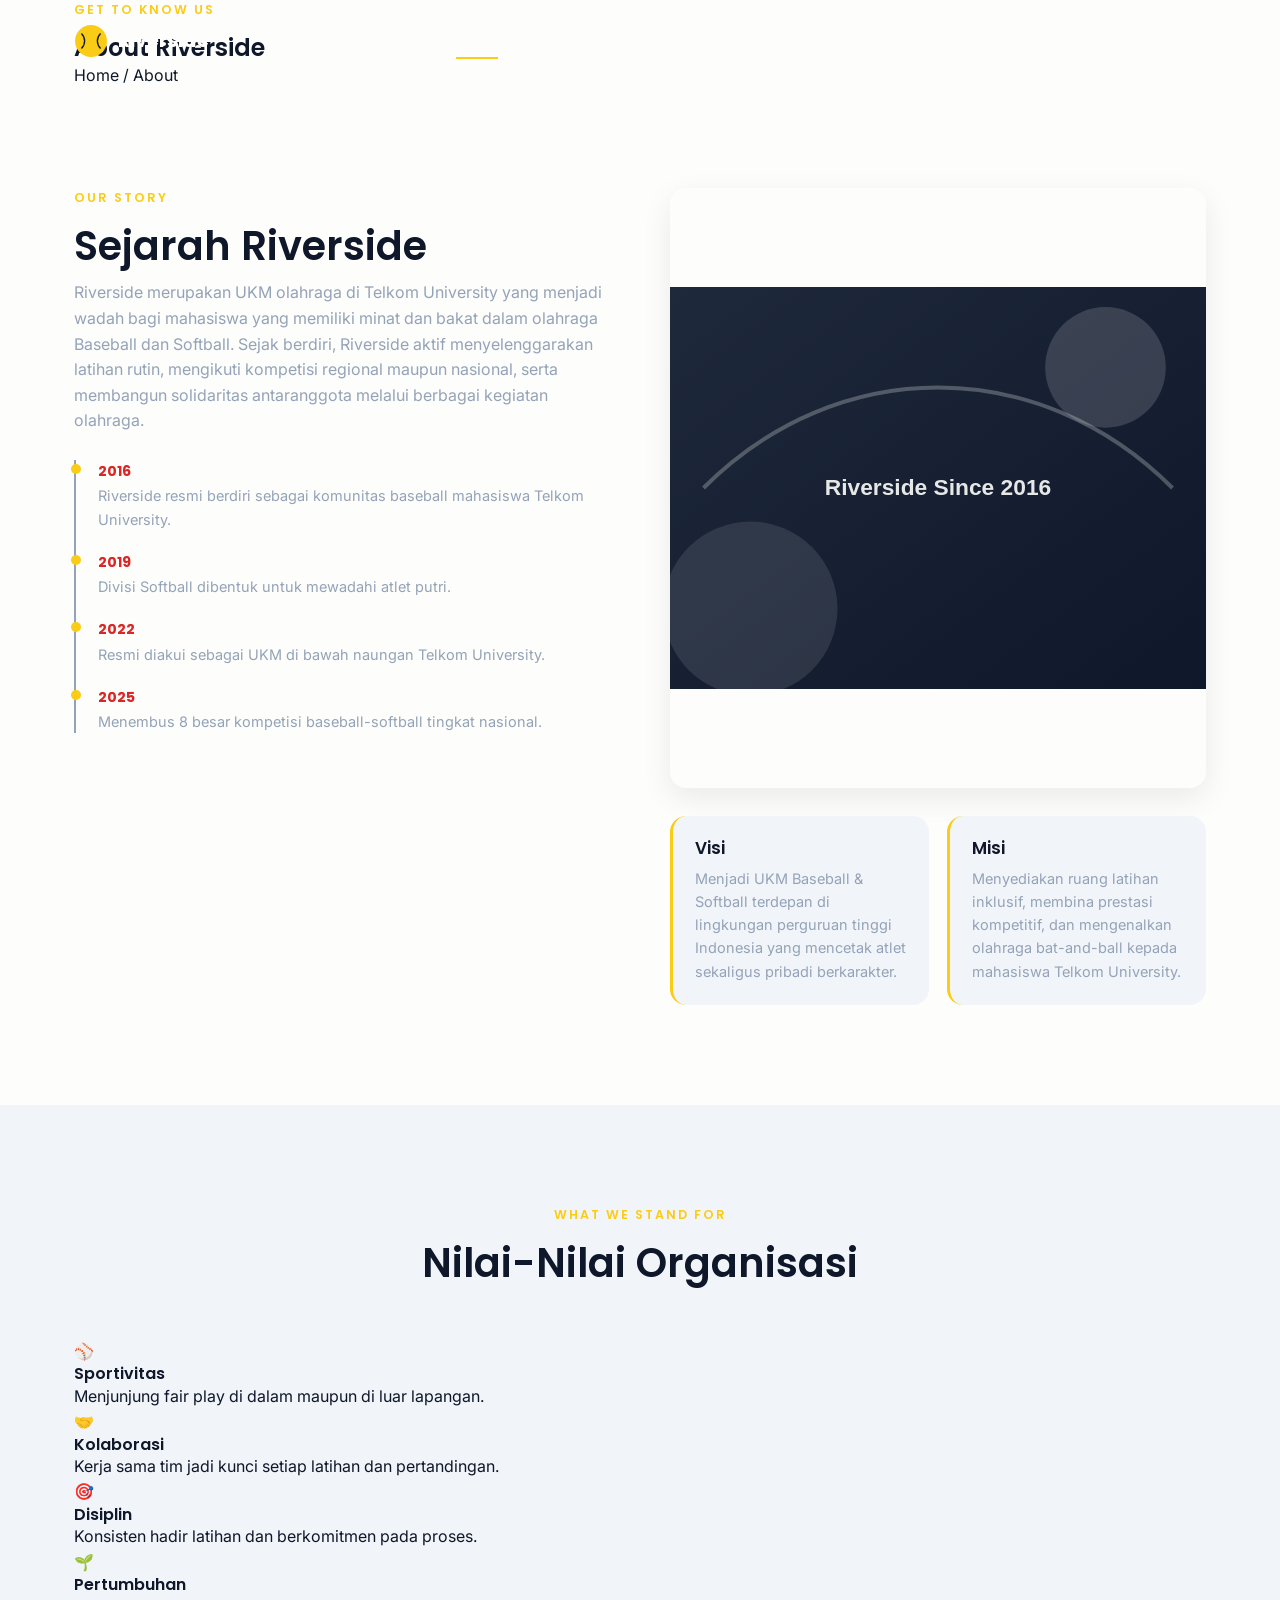
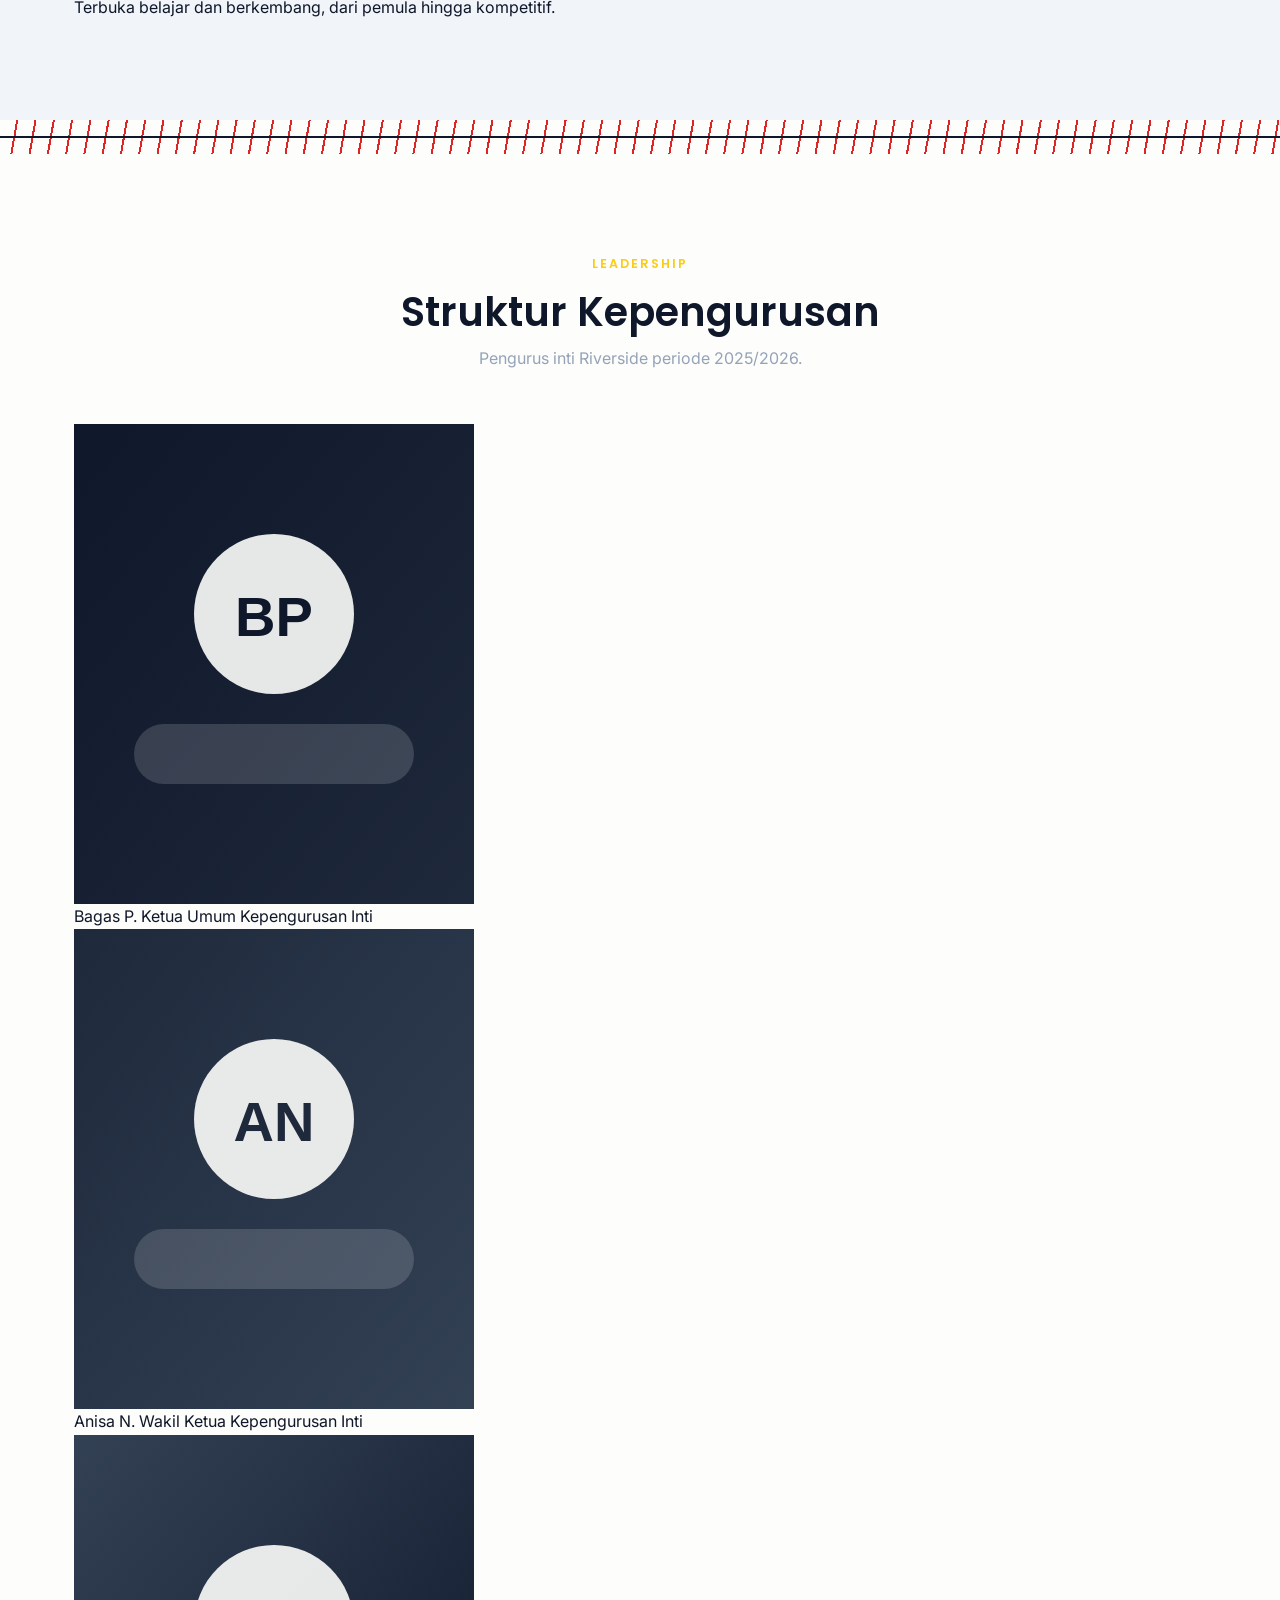
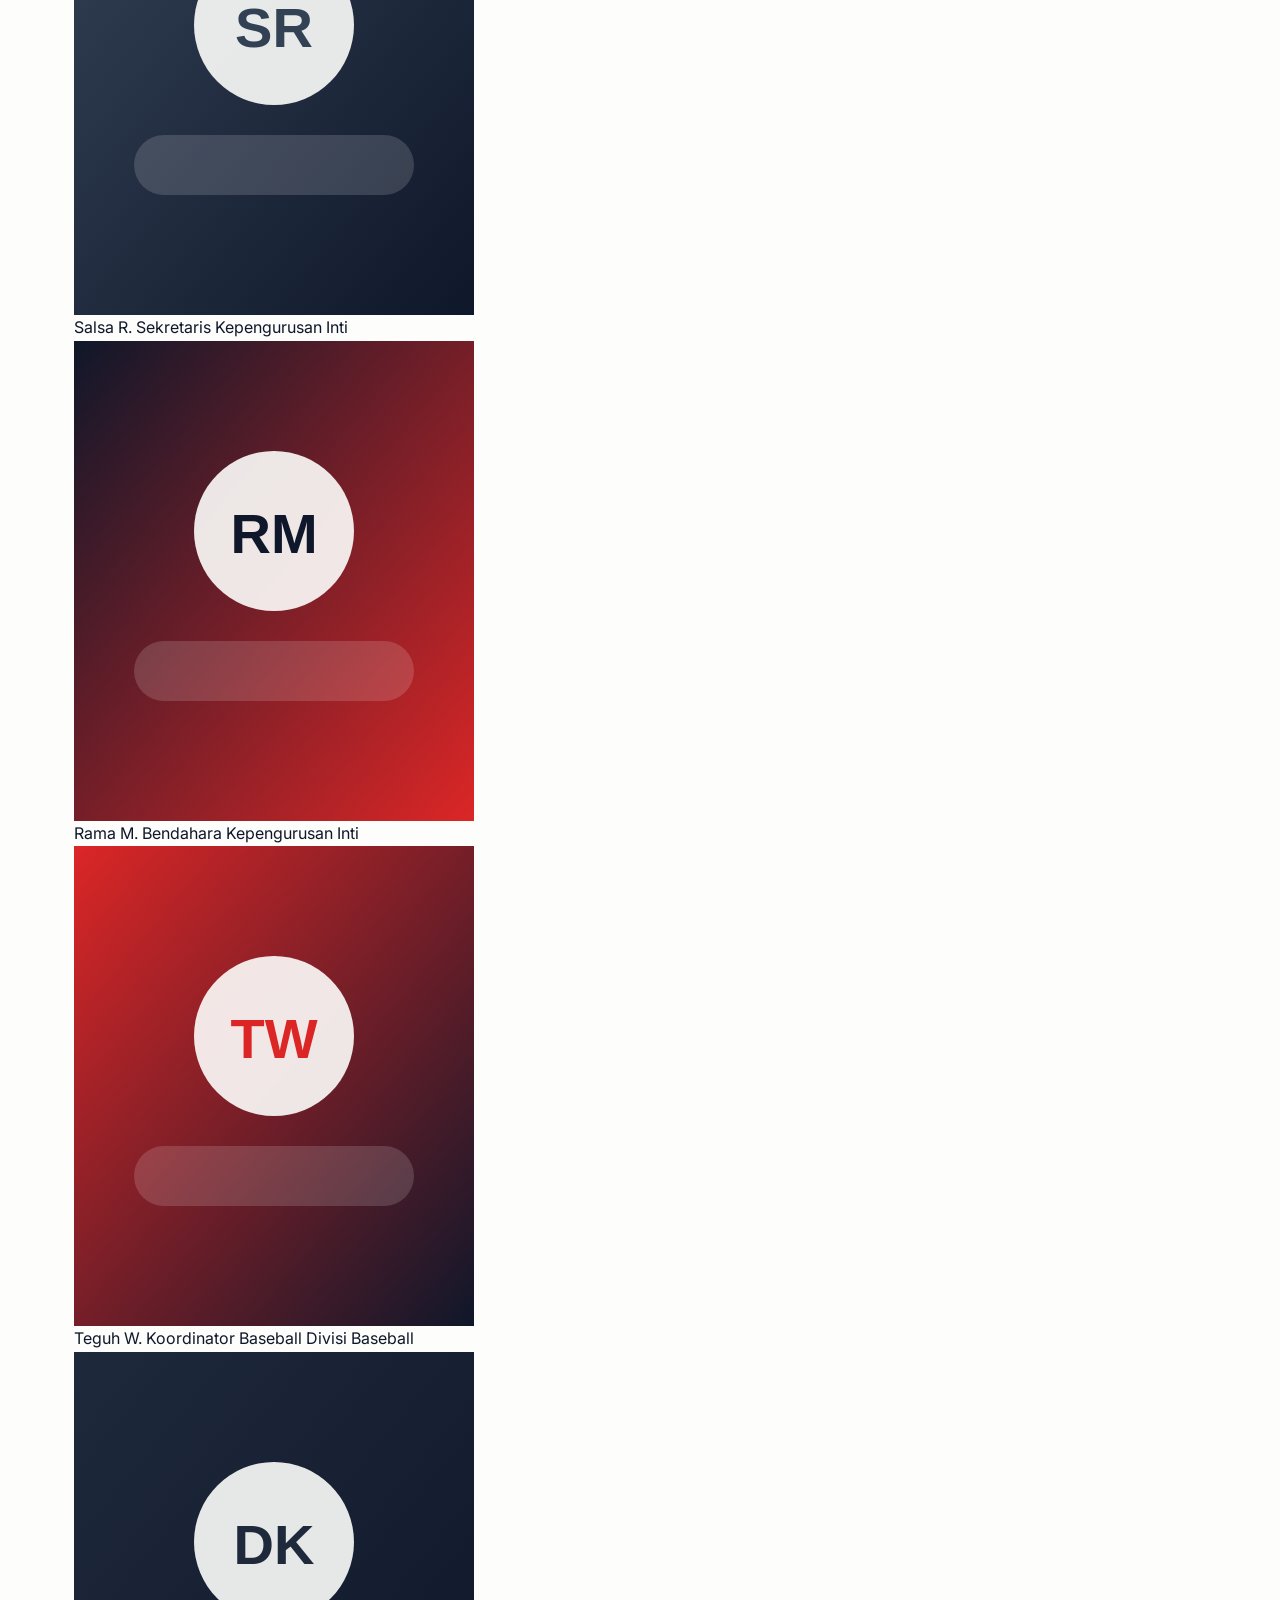
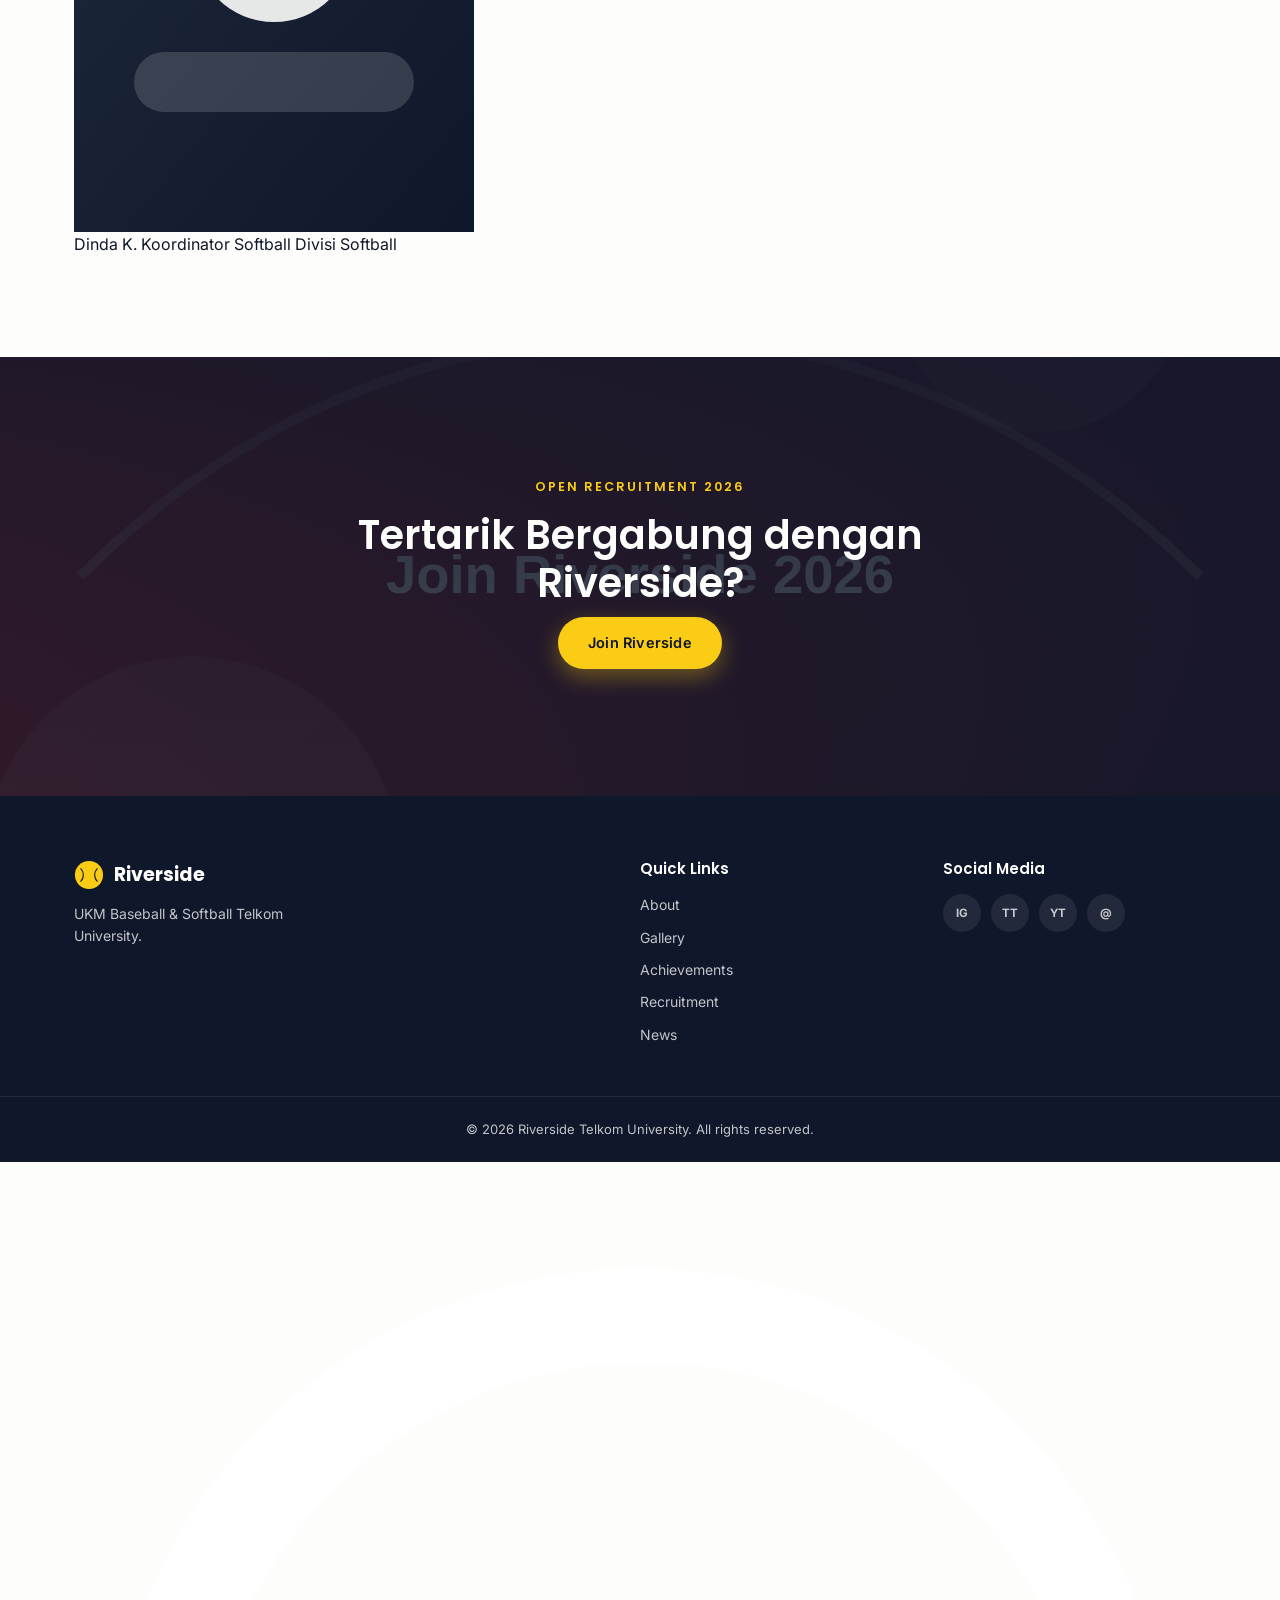
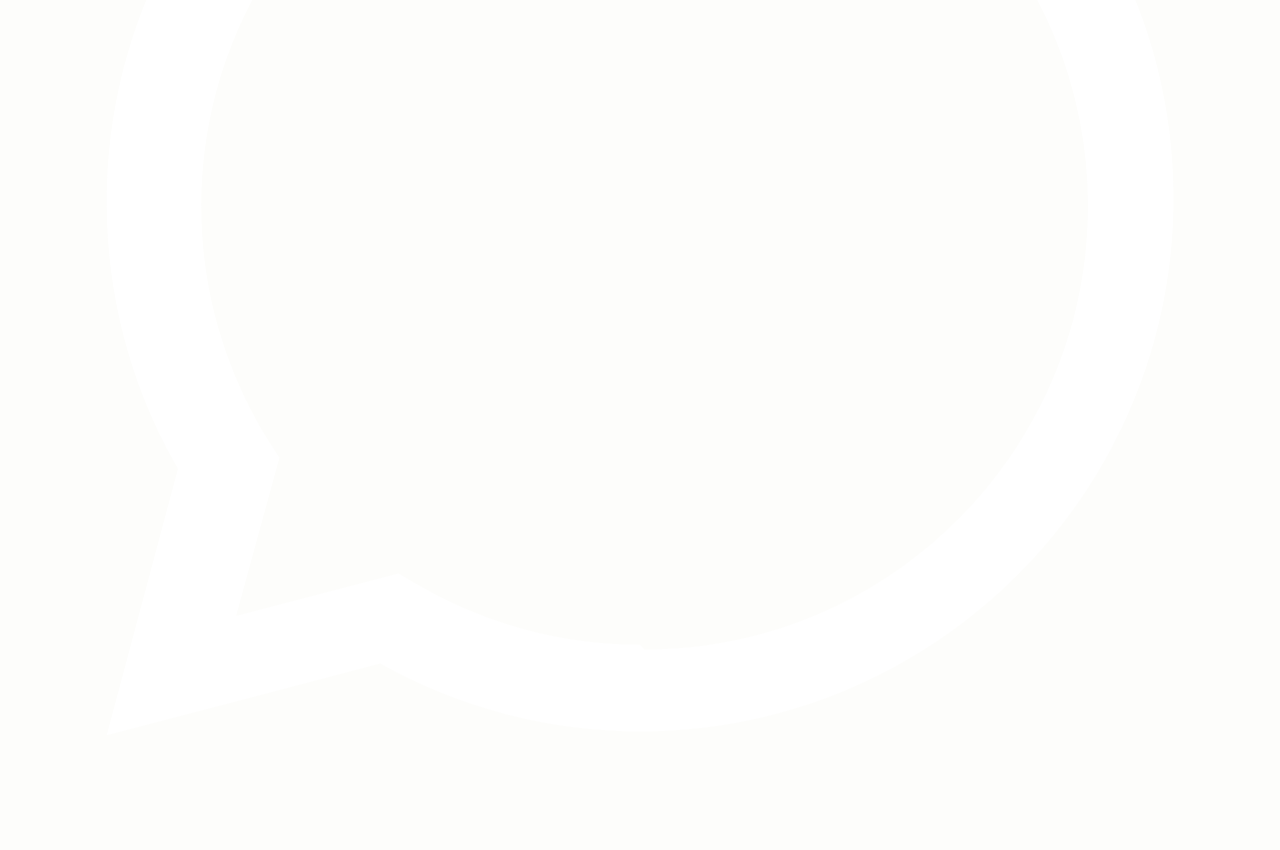
<file: about.html>
<!DOCTYPE html>
<html lang="id">
<head>
<meta charset="UTF-8">
<meta name="viewport" content="width=device-width, initial-scale=1.0">
<title>About Us | Riverside Telkom University</title>
<meta name="description" content="Kenali sejarah, visi misi, nilai-nilai, dan struktur kepengurusan Riverside — UKM Baseball & Softball Telkom University.">
<meta name="keywords" content="About Riverside, Sejarah UKM Baseball, Struktur Kepengurusan Riverside, Telkom University">
<meta name="author" content="Riverside Telkom University">
<link rel="canonical" href="https://riverside-telkomuniversity.github.io/about.html">

<meta property="og:type" content="website">
<meta property="og:url" content="https://riverside-telkomuniversity.github.io/about.html">
<meta property="og:title" content="About Us | Riverside Telkom University">
<meta property="og:description" content="Sejarah, visi misi, nilai, dan struktur kepengurusan Riverside Telkom University.">
<meta property="og:image" content="images/about-history.svg">
<meta property="og:locale" content="id_ID">
<meta name="twitter:card" content="summary_large_image">
<meta name="twitter:title" content="About Us | Riverside Telkom University">
<meta name="twitter:description" content="Sejarah, visi misi, nilai, dan struktur kepengurusan Riverside.">
<meta name="twitter:image" content="images/about-history.svg">

<link rel="icon" type="image/svg+xml" href="icons/favicon.svg">
<link rel="preconnect" href="https://fonts.googleapis.com">
<link rel="preconnect" href="https://fonts.gstatic.com" crossorigin>
<link href="https://fonts.googleapis.com/css2?family=Inter:wght@400;500;600&family=Poppins:wght@500;600;700;800&display=swap" rel="stylesheet">

<link rel="stylesheet" href="css/style.css">
<link rel="stylesheet" href="css/animation.css">
<link rel="stylesheet" href="css/responsive.css">
</head>
<body>

<div id="loading-screen" aria-hidden="true">
  <div class="loader-ball">
    <svg viewBox="0 0 64 64" width="56" height="56">
      <circle cx="32" cy="32" r="30" fill="#FDFDFB"/>
      <path d="M14 18 C 22 26, 22 38, 14 46" stroke="#DC2626" stroke-width="2.5" fill="none"/>
      <path d="M50 18 C 42 26, 42 38, 50 46" stroke="#DC2626" stroke-width="2.5" fill="none"/>
    </svg>
  </div>
  <p>RIVERSIDE</p>
</div>

<div id="scroll-progress"></div>

<header class="navbar" id="navbar">
  <div class="nav-container">
    <a href="index.html" class="nav-logo">
      <svg viewBox="0 0 64 64" width="34" height="34" aria-hidden="true">
        <circle cx="32" cy="32" r="30" fill="#FACC15"/>
        <path d="M14 18 C 22 26, 22 38, 14 46" stroke="#0F172A" stroke-width="2.5" fill="none"/>
        <path d="M50 18 C 42 26, 42 38, 50 46" stroke="#0F172A" stroke-width="2.5" fill="none"/>
      </svg>
      <span>Riverside</span>
    </a>
    <nav class="nav-links" id="nav-links">
      <a href="index.html" class="nav-link">Home</a>
      <a href="about.html" class="nav-link active-link">About</a>
      <a href="index.html#sports" class="nav-link">Sports</a>
      <a href="gallery.html" class="nav-link">Gallery</a>
      <a href="achievements.html" class="nav-link">Achievements</a>
      <a href="recruitment.html" class="nav-link">Recruitment</a>
      <a href="contact.html" class="nav-link">Contact</a>
    </nav>
    <div class="nav-actions">
      <button id="dark-mode-toggle" aria-label="Toggle dark mode" title="Toggle dark mode">
        <svg id="icon-sun" width="20" height="20" viewBox="0 0 24 24" fill="none" stroke="currentColor" stroke-width="2"><circle cx="12" cy="12" r="4"/><path d="M12 2v2M12 20v2M4.9 4.9l1.4 1.4M17.7 17.7l1.4 1.4M2 12h2M20 12h2M4.9 19.1l1.4-1.4M17.7 6.3l1.4-1.4"/></svg>
        <svg id="icon-moon" width="20" height="20" viewBox="0 0 24 24" fill="none" stroke="currentColor" stroke-width="2" style="display:none"><path d="M21 12.79A9 9 0 1 1 11.21 3 7 7 0 0 0 21 12.79z"/></svg>
      </button>
      <button class="hamburger" id="hamburger" aria-label="Open menu" aria-expanded="false">
        <span></span><span></span><span></span>
      </button>
    </div>
  </div>
</header>

<main>

<section class="page-header">
  <div class="container">
    <p class="eyebrow">Get to Know Us</p>
    <h1>About Riverside</h1>
    <p class="breadcrumb"><a href="index.html">Home</a> / About</p>
  </div>
</section>

<section class="section about">
  <div class="container grid-2">
    <div class="reveal-up">
      <p class="eyebrow">Our Story</p>
      <h2 class="section-title">Sejarah Riverside</h2>
      <p class="section-text">Riverside merupakan UKM olahraga di Telkom University yang menjadi wadah bagi mahasiswa yang memiliki minat dan bakat dalam olahraga Baseball dan Softball. Sejak berdiri, Riverside aktif menyelenggarakan latihan rutin, mengikuti kompetisi regional maupun nasional, serta membangun solidaritas antaranggota melalui berbagai kegiatan olahraga.</p>

      <div class="timeline">
        <div class="timeline-item">
          <span class="timeline-year">2016</span>
          <p>Riverside resmi berdiri sebagai komunitas baseball mahasiswa Telkom University.</p>
        </div>
        <div class="timeline-item">
          <span class="timeline-year">2019</span>
          <p>Divisi Softball dibentuk untuk mewadahi atlet putri.</p>
        </div>
        <div class="timeline-item">
          <span class="timeline-year">2022</span>
          <p>Resmi diakui sebagai UKM di bawah naungan Telkom University.</p>
        </div>
        <div class="timeline-item">
          <span class="timeline-year">2025</span>
          <p>Menembus 8 besar kompetisi baseball-softball tingkat nasional.</p>
        </div>
      </div>
    </div>

    <div class="reveal-up delay-1">
      <img src="images/about-history.svg" alt="Sejarah dan perjalanan Riverside Telkom University" class="rounded-img img-hover" loading="lazy" width="800" height="600">

      <div class="vm-cards">
        <div class="vm-card">
          <h3>Visi</h3>
          <p>Menjadi UKM Baseball & Softball terdepan di lingkungan perguruan tinggi Indonesia yang mencetak atlet sekaligus pribadi berkarakter.</p>
        </div>
        <div class="vm-card">
          <h3>Misi</h3>
          <p>Menyediakan ruang latihan inklusif, membina prestasi kompetitif, dan mengenalkan olahraga bat-and-ball kepada mahasiswa Telkom University.</p>
        </div>
      </div>
    </div>
  </div>
</section>

<section class="section alt-bg">
  <div class="container">
    <div class="section-head reveal-up">
      <p class="eyebrow">What We Stand For</p>
      <h2 class="section-title">Nilai-Nilai Organisasi</h2>
    </div>
    <div class="values-grid reveal-up">
      <div class="value-card">
        <div class="value-icon">⚾</div>
        <h4>Sportivitas</h4>
        <p>Menjunjung fair play di dalam maupun di luar lapangan.</p>
      </div>
      <div class="value-card">
        <div class="value-icon">🤝</div>
        <h4>Kolaborasi</h4>
        <p>Kerja sama tim jadi kunci setiap latihan dan pertandingan.</p>
      </div>
      <div class="value-card">
        <div class="value-icon">🎯</div>
        <h4>Disiplin</h4>
        <p>Konsisten hadir latihan dan berkomitmen pada proses.</p>
      </div>
      <div class="value-card">
        <div class="value-icon">🌱</div>
        <h4>Pertumbuhan</h4>
        <p>Terbuka belajar dan berkembang, dari pemula hingga kompetitif.</p>
      </div>
    </div>
  </div>
</section>

<div class="stitch-divider" aria-hidden="true"></div>

<section class="section">
  <div class="container">
    <div class="section-head reveal-up">
      <p class="eyebrow">Leadership</p>
      <h2 class="section-title">Struktur Kepengurusan</h2>
      <p class="section-text center">Pengurus inti Riverside periode 2025/2026.</p>
    </div>
    <div class="org-grid reveal-up">
      <div class="org-card">
        <div class="org-photo"><img src="images/org-1.svg" alt="Foto Ketua Umum Riverside" loading="lazy" width="400" height="480"></div>
        <div class="org-info">
          <span class="org-name">Bagas P.</span>
          <span class="org-role">Ketua Umum</span>
          <span class="org-division">Kepengurusan Inti</span>
        </div>
      </div>
      <div class="org-card">
        <div class="org-photo"><img src="images/org-2.svg" alt="Foto Wakil Ketua Riverside" loading="lazy" width="400" height="480"></div>
        <div class="org-info">
          <span class="org-name">Anisa N.</span>
          <span class="org-role">Wakil Ketua</span>
          <span class="org-division">Kepengurusan Inti</span>
        </div>
      </div>
      <div class="org-card">
        <div class="org-photo"><img src="images/org-3.svg" alt="Foto Sekretaris Riverside" loading="lazy" width="400" height="480"></div>
        <div class="org-info">
          <span class="org-name">Salsa R.</span>
          <span class="org-role">Sekretaris</span>
          <span class="org-division">Kepengurusan Inti</span>
        </div>
      </div>
      <div class="org-card">
        <div class="org-photo"><img src="images/org-4.svg" alt="Foto Bendahara Riverside" loading="lazy" width="400" height="480"></div>
        <div class="org-info">
          <span class="org-name">Rama M.</span>
          <span class="org-role">Bendahara</span>
          <span class="org-division">Kepengurusan Inti</span>
        </div>
      </div>
      <div class="org-card">
        <div class="org-photo"><img src="images/org-5.svg" alt="Foto Koordinator Baseball Riverside" loading="lazy" width="400" height="480"></div>
        <div class="org-info">
          <span class="org-name">Teguh W.</span>
          <span class="org-role">Koordinator Baseball</span>
          <span class="org-division">Divisi Baseball</span>
        </div>
      </div>
      <div class="org-card">
        <div class="org-photo"><img src="images/org-6.svg" alt="Foto Koordinator Softball Riverside" loading="lazy" width="400" height="480"></div>
        <div class="org-info">
          <span class="org-name">Dinda K.</span>
          <span class="org-role">Koordinator Softball</span>
          <span class="org-division">Divisi Softball</span>
        </div>
      </div>
    </div>
  </div>
</section>

<section class="section recruitment">
  <div class="recruit-bg" style="background-image:url('images/recruitment.svg')"></div>
  <div class="recruit-overlay"></div>
  <div class="container recruit-content reveal-up">
    <p class="eyebrow">Open Recruitment 2026</p>
    <h2 class="section-title light-text">Tertarik Bergabung dengan Riverside?</h2>
    <a href="recruitment.html" class="btn btn-primary ripple">Join Riverside</a>
  </div>
</section>

</main>

<footer class="footer">
  <div class="container footer-grid">
    <div class="footer-brand">
      <a href="index.html" class="nav-logo">
        <svg viewBox="0 0 64 64" width="30" height="30" aria-hidden="true">
          <circle cx="32" cy="32" r="30" fill="#FACC15"/>
          <path d="M14 18 C 22 26, 22 38, 14 46" stroke="#0F172A" stroke-width="2.5" fill="none"/>
          <path d="M50 18 C 42 26, 42 38, 50 46" stroke="#0F172A" stroke-width="2.5" fill="none"/>
        </svg>
        <span>Riverside</span>
      </a>
      <p>UKM Baseball & Softball Telkom University.</p>
    </div>
    <div class="footer-links">
      <h4>Quick Links</h4>
      <a href="about.html">About</a>
      <a href="gallery.html">Gallery</a>
      <a href="achievements.html">Achievements</a>
      <a href="recruitment.html">Recruitment</a>
      <a href="index.html#news">News</a>
    </div>
    <div class="footer-social">
      <h4>Social Media</h4>
      <div class="social-icons">
        <a href="https://instagram.com" target="_blank" rel="noopener" aria-label="Instagram">IG</a>
        <a href="https://tiktok.com" target="_blank" rel="noopener" aria-label="TikTok">TT</a>
        <a href="https://youtube.com" target="_blank" rel="noopener" aria-label="YouTube">YT</a>
        <a href="mailto:riverside@telkomuniversity.ac.id" aria-label="Email">@</a>
      </div>
    </div>
  </div>
  <div class="footer-bottom"><p>&copy; 2026 Riverside Telkom University. All rights reserved.</p></div>
</footer>

<a href="https://wa.me/6281234567890" target="_blank" rel="noopener" class="whatsapp-float" aria-label="Chat via WhatsApp">
  <span class="whatsapp-pulse" aria-hidden="true"></span>
  <svg viewBox="0 0 32 32" fill="#fff" aria-hidden="true"><path d="M16.001 2.667c-7.364 0-13.334 5.97-13.334 13.334 0 2.353.615 4.646 1.782 6.666L2.667 29.333l6.84-1.794a13.27 13.27 0 0 0 6.494 1.696h.006c7.363 0 13.333-5.97 13.333-13.334S23.365 2.667 16.001 2.667zm0 24.4h-.005a11.05 11.05 0 0 1-5.63-1.541l-.404-.24-4.06 1.065 1.084-3.958-.263-.406a11.03 11.03 0 0 1-1.69-5.886c0-6.11 4.972-11.083 11.084-11.083 2.96 0 5.744 1.154 7.837 3.249a11.02 11.02 0 0 1 3.244 7.84c0 6.11-4.973 11.083-11.084 11.083z"/></svg>
</a>

<button id="back-to-top" aria-label="Kembali ke atas">&uarr;</button>

<script src="js/animation.js" defer></script>
<script src="js/gallery.js" defer></script>
<script src="js/slider.js" defer></script>
<script src="js/news.js" defer></script>
<script src="js/script.js" defer></script>
</body>
</html>
</file>
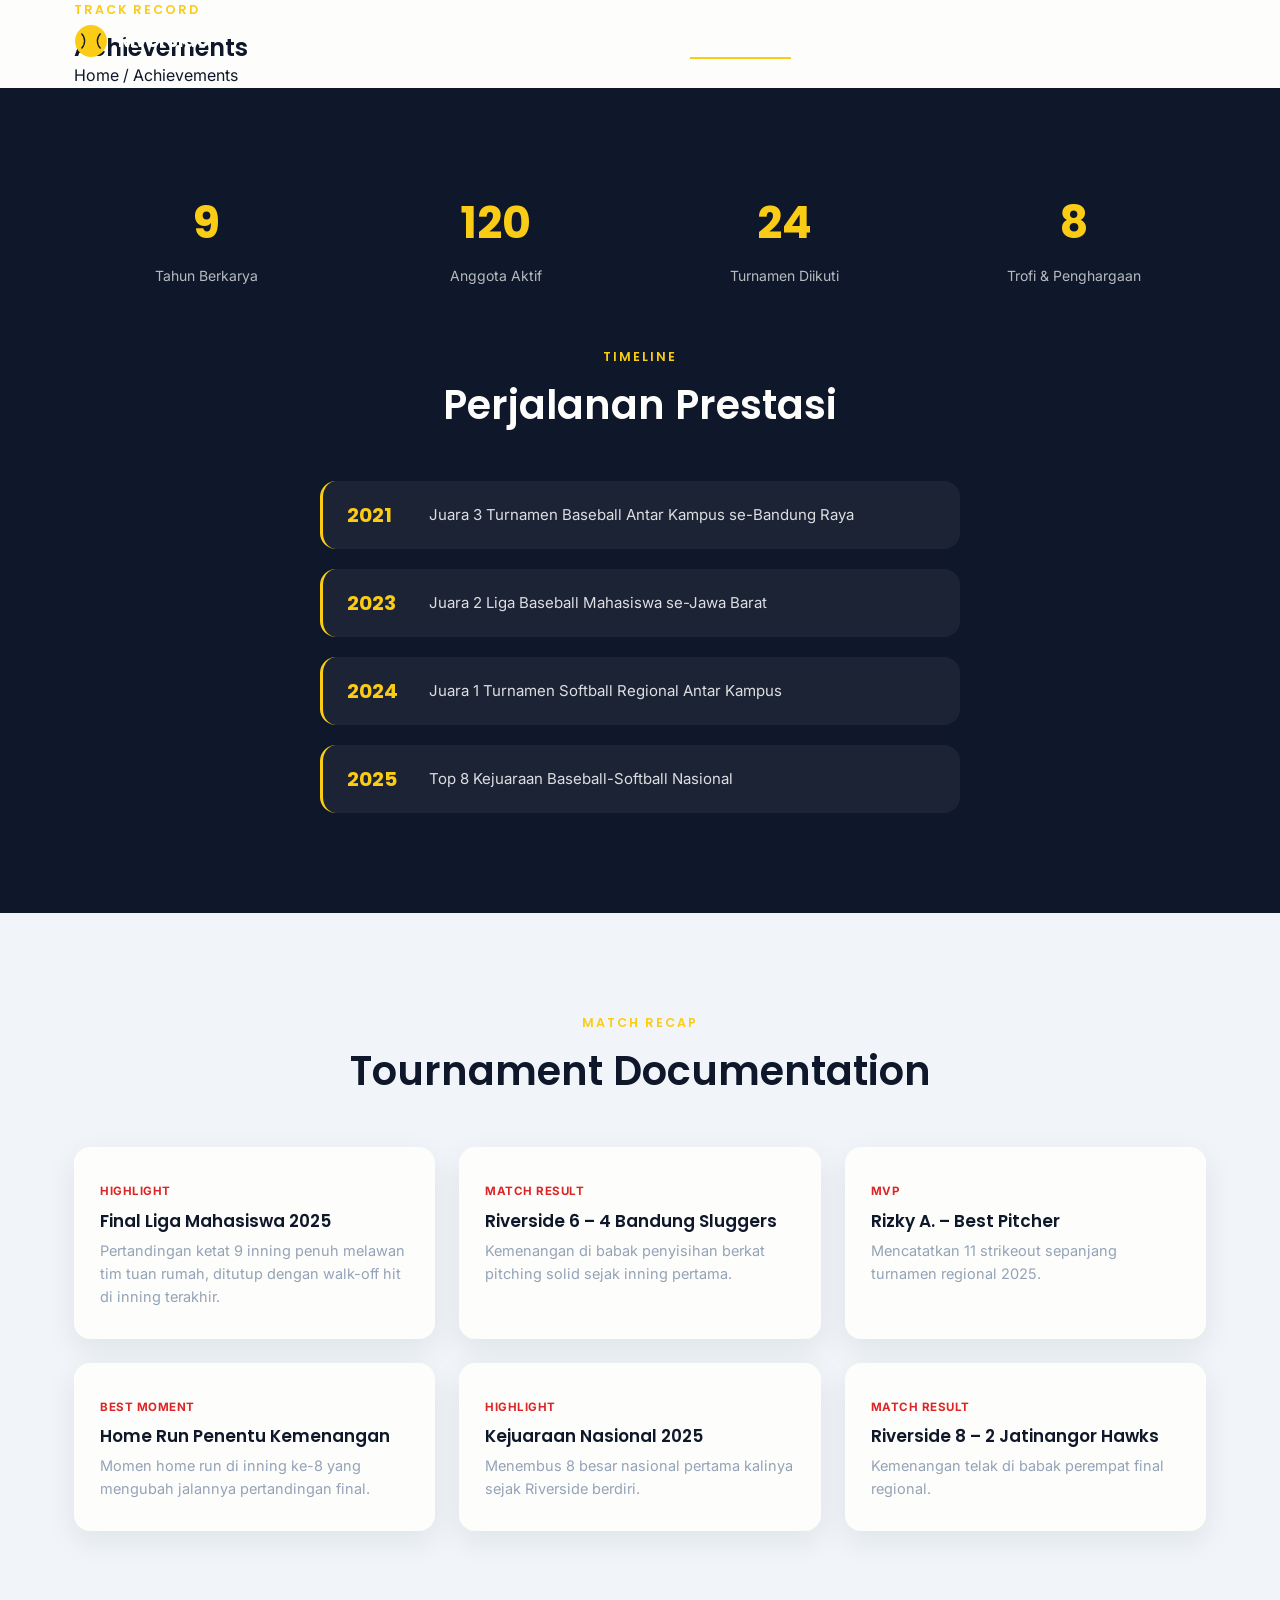
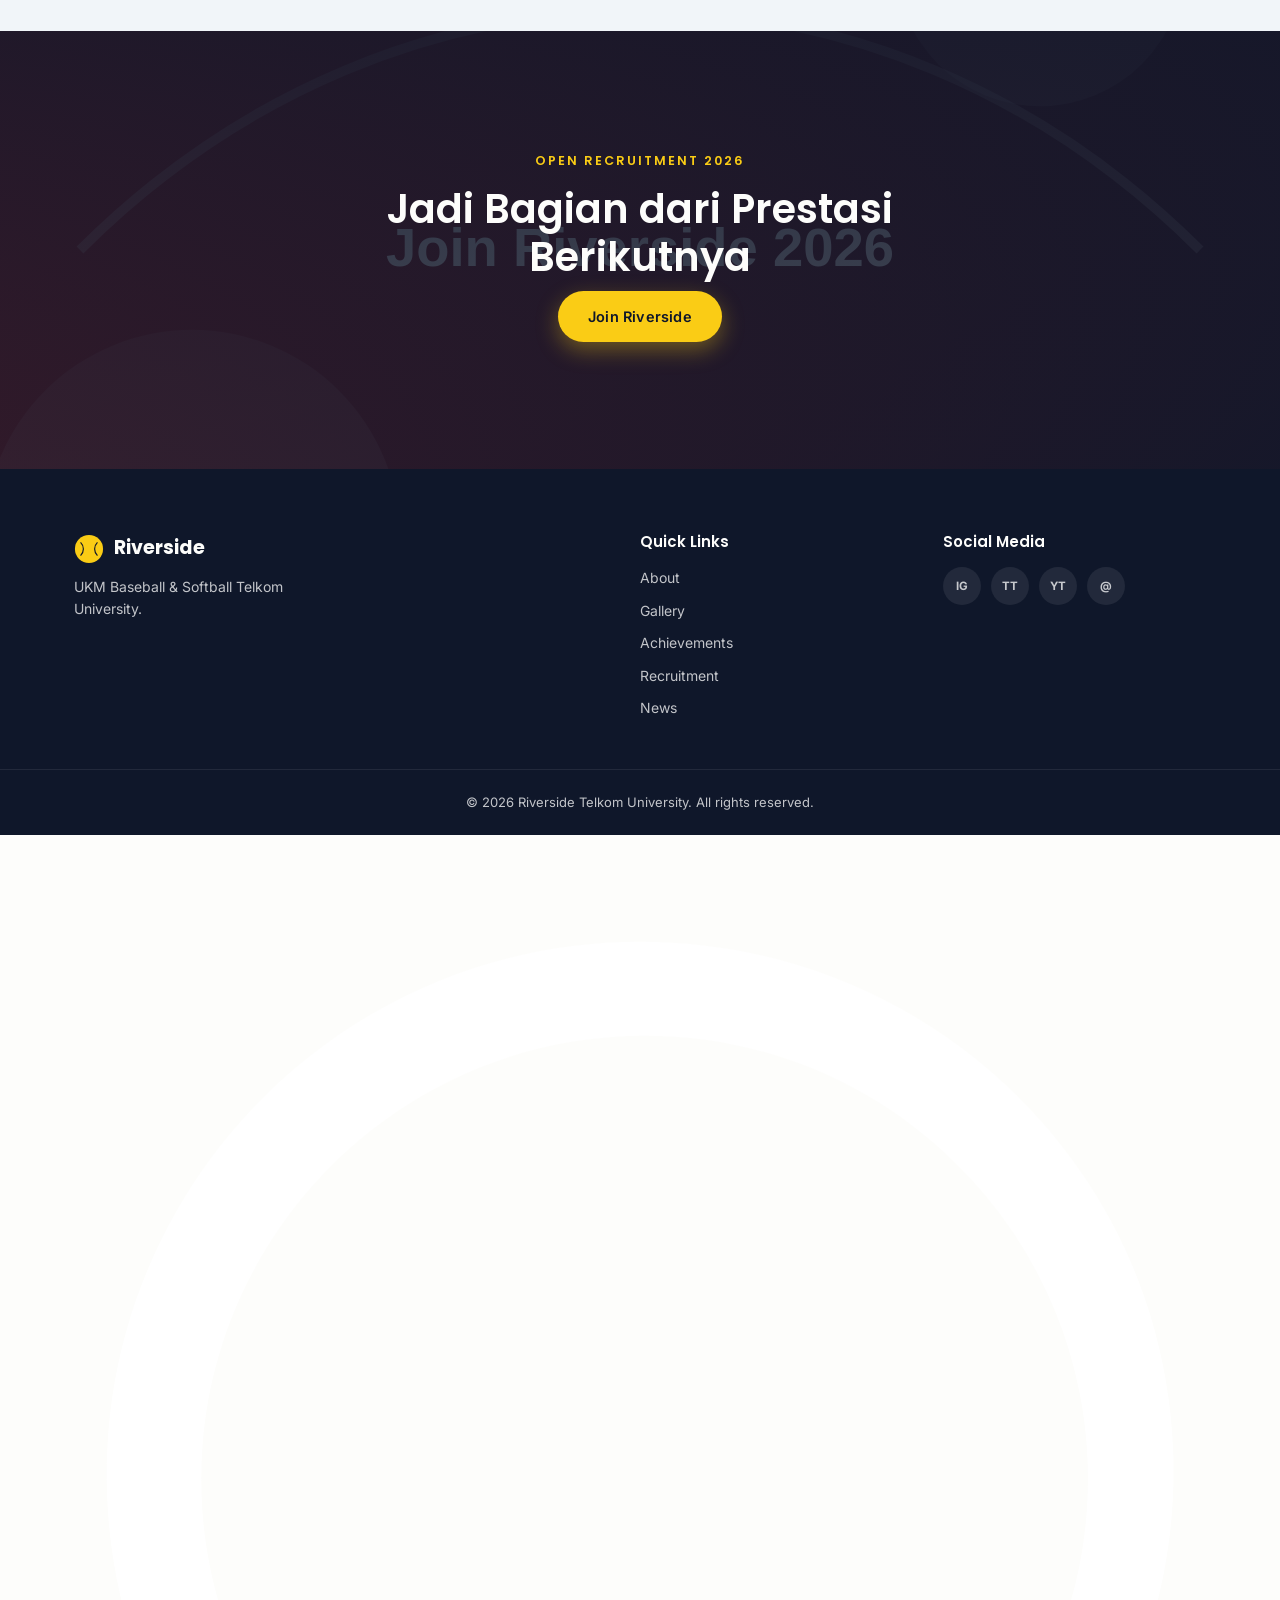
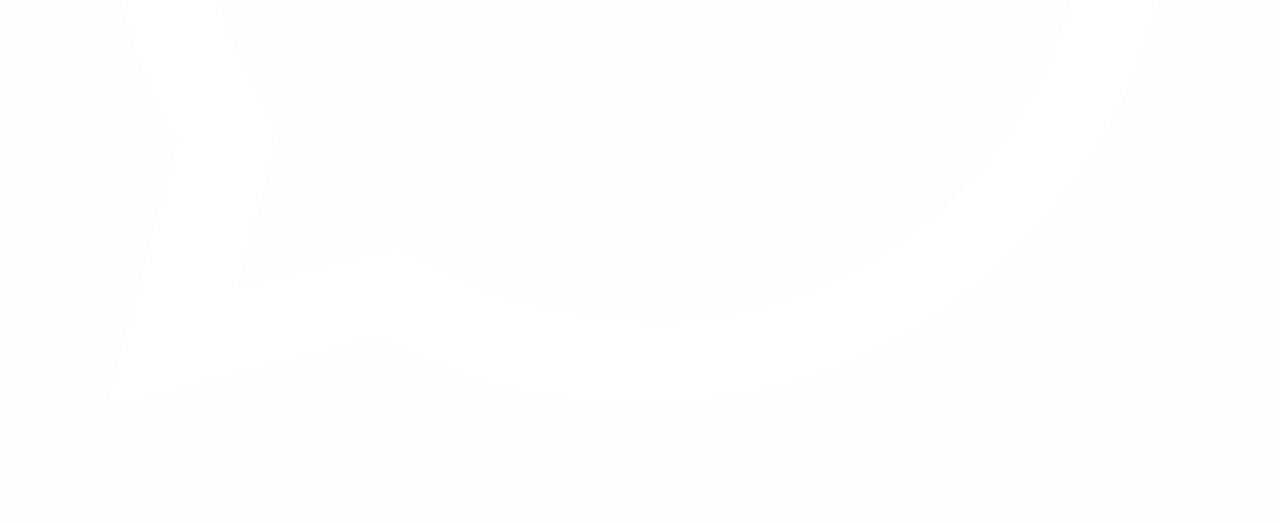
<file: achievements.html>
<!DOCTYPE html>
<html lang="id">
<head>
<meta charset="UTF-8">
<meta name="viewport" content="width=device-width, initial-scale=1.0">
<title>Achievements | Riverside Telkom University</title>
<meta name="description" content="Rekam jejak prestasi Riverside — UKM Baseball & Softball Telkom University, dari liga mahasiswa regional hingga kejuaraan nasional.">
<meta name="keywords" content="Prestasi Riverside, Juara Baseball Mahasiswa, Turnamen Softball Telkom University">
<meta name="author" content="Riverside Telkom University">
<link rel="canonical" href="https://riverside-telkomuniversity.github.io/achievements.html">

<meta property="og:type" content="website">
<meta property="og:url" content="https://riverside-telkomuniversity.github.io/achievements.html">
<meta property="og:title" content="Achievements | Riverside Telkom University">
<meta property="og:description" content="Rekam jejak prestasi Riverside di kompetisi baseball & softball regional hingga nasional.">
<meta property="og:image" content="images/gallery-2.svg">
<meta property="og:locale" content="id_ID">
<meta name="twitter:card" content="summary_large_image">
<meta name="twitter:title" content="Achievements | Riverside Telkom University">
<meta name="twitter:description" content="Rekam jejak prestasi Riverside di kompetisi baseball & softball.">
<meta name="twitter:image" content="images/gallery-2.svg">

<link rel="icon" type="image/svg+xml" href="icons/favicon.svg">
<link rel="preconnect" href="https://fonts.googleapis.com">
<link rel="preconnect" href="https://fonts.gstatic.com" crossorigin>
<link href="https://fonts.googleapis.com/css2?family=Inter:wght@400;500;600&family=Poppins:wght@500;600;700;800&display=swap" rel="stylesheet">

<link rel="stylesheet" href="css/style.css">
<link rel="stylesheet" href="css/animation.css">
<link rel="stylesheet" href="css/responsive.css">
</head>
<body>

<div id="loading-screen" aria-hidden="true">
  <div class="loader-ball">
    <svg viewBox="0 0 64 64" width="56" height="56">
      <circle cx="32" cy="32" r="30" fill="#FDFDFB"/>
      <path d="M14 18 C 22 26, 22 38, 14 46" stroke="#DC2626" stroke-width="2.5" fill="none"/>
      <path d="M50 18 C 42 26, 42 38, 50 46" stroke="#DC2626" stroke-width="2.5" fill="none"/>
    </svg>
  </div>
  <p>RIVERSIDE</p>
</div>

<div id="scroll-progress"></div>

<header class="navbar" id="navbar">
  <div class="nav-container">
    <a href="index.html" class="nav-logo">
      <svg viewBox="0 0 64 64" width="34" height="34" aria-hidden="true">
        <circle cx="32" cy="32" r="30" fill="#FACC15"/>
        <path d="M14 18 C 22 26, 22 38, 14 46" stroke="#0F172A" stroke-width="2.5" fill="none"/>
        <path d="M50 18 C 42 26, 42 38, 50 46" stroke="#0F172A" stroke-width="2.5" fill="none"/>
      </svg>
      <span>Riverside</span>
    </a>
    <nav class="nav-links" id="nav-links">
      <a href="index.html" class="nav-link">Home</a>
      <a href="about.html" class="nav-link">About</a>
      <a href="index.html#sports" class="nav-link">Sports</a>
      <a href="gallery.html" class="nav-link">Gallery</a>
      <a href="achievements.html" class="nav-link active-link">Achievements</a>
      <a href="recruitment.html" class="nav-link">Recruitment</a>
      <a href="contact.html" class="nav-link">Contact</a>
    </nav>
    <div class="nav-actions">
      <button id="dark-mode-toggle" aria-label="Toggle dark mode" title="Toggle dark mode">
        <svg id="icon-sun" width="20" height="20" viewBox="0 0 24 24" fill="none" stroke="currentColor" stroke-width="2"><circle cx="12" cy="12" r="4"/><path d="M12 2v2M12 20v2M4.9 4.9l1.4 1.4M17.7 17.7l1.4 1.4M2 12h2M20 12h2M4.9 19.1l1.4-1.4M17.7 6.3l1.4-1.4"/></svg>
        <svg id="icon-moon" width="20" height="20" viewBox="0 0 24 24" fill="none" stroke="currentColor" stroke-width="2" style="display:none"><path d="M21 12.79A9 9 0 1 1 11.21 3 7 7 0 0 0 21 12.79z"/></svg>
      </button>
      <button class="hamburger" id="hamburger" aria-label="Open menu" aria-expanded="false">
        <span></span><span></span><span></span>
      </button>
    </div>
  </div>
</header>

<main>

<section class="page-header">
  <div class="container">
    <p class="eyebrow">Track Record</p>
    <h1>Achievements</h1>
    <p class="breadcrumb"><a href="index.html">Home</a> / Achievements</p>
  </div>
</section>

<section class="section achievement">
  <div class="container">
    <div class="counter-grid reveal-up">
      <div class="counter-item">
        <span class="counter" data-target="9">0</span>
        <p>Tahun Berkarya</p>
      </div>
      <div class="counter-item">
        <span class="counter" data-target="120">0</span>
        <p>Anggota Aktif</p>
      </div>
      <div class="counter-item">
        <span class="counter" data-target="24">0</span>
        <p>Turnamen Diikuti</p>
      </div>
      <div class="counter-item">
        <span class="counter" data-target="8">0</span>
        <p>Trofi & Penghargaan</p>
      </div>
    </div>

    <div class="section-head reveal-up light-text">
      <p class="eyebrow">Timeline</p>
      <h2 class="section-title">Perjalanan Prestasi</h2>
    </div>

    <div class="achieve-timeline reveal-up">
      <div class="achieve-item">
        <span class="achieve-year">2021</span>
        <p>Juara 3 Turnamen Baseball Antar Kampus se-Bandung Raya</p>
      </div>
      <div class="achieve-item">
        <span class="achieve-year">2023</span>
        <p>Juara 2 Liga Baseball Mahasiswa se-Jawa Barat</p>
      </div>
      <div class="achieve-item">
        <span class="achieve-year">2024</span>
        <p>Juara 1 Turnamen Softball Regional Antar Kampus</p>
      </div>
      <div class="achieve-item">
        <span class="achieve-year">2025</span>
        <p>Top 8 Kejuaraan Baseball-Softball Nasional</p>
      </div>
    </div>
  </div>
</section>

<section class="section tournament-doc alt-bg">
  <div class="container">
    <div class="section-head reveal-up">
      <p class="eyebrow">Match Recap</p>
      <h2 class="section-title">Tournament Documentation</h2>
    </div>
    <div class="card-grid reveal-up">
      <div class="tour-card">
        <span class="tour-tag">Highlight</span>
        <h3>Final Liga Mahasiswa 2025</h3>
        <p>Pertandingan ketat 9 inning penuh melawan tim tuan rumah, ditutup dengan walk-off hit di inning terakhir.</p>
      </div>
      <div class="tour-card">
        <span class="tour-tag">Match Result</span>
        <h3>Riverside 6 – 4 Bandung Sluggers</h3>
        <p>Kemenangan di babak penyisihan berkat pitching solid sejak inning pertama.</p>
      </div>
      <div class="tour-card">
        <span class="tour-tag">MVP</span>
        <h3>Rizky A. – Best Pitcher</h3>
        <p>Mencatatkan 11 strikeout sepanjang turnamen regional 2025.</p>
      </div>
      <div class="tour-card">
        <span class="tour-tag">Best Moment</span>
        <h3>Home Run Penentu Kemenangan</h3>
        <p>Momen home run di inning ke-8 yang mengubah jalannya pertandingan final.</p>
      </div>
      <div class="tour-card">
        <span class="tour-tag">Highlight</span>
        <h3>Kejuaraan Nasional 2025</h3>
        <p>Menembus 8 besar nasional pertama kalinya sejak Riverside berdiri.</p>
      </div>
      <div class="tour-card">
        <span class="tour-tag">Match Result</span>
        <h3>Riverside 8 – 2 Jatinangor Hawks</h3>
        <p>Kemenangan telak di babak perempat final regional.</p>
      </div>
    </div>
  </div>
</section>

<section class="section recruitment">
  <div class="recruit-bg" style="background-image:url('images/recruitment.svg')"></div>
  <div class="recruit-overlay"></div>
  <div class="container recruit-content reveal-up">
    <p class="eyebrow">Open Recruitment 2026</p>
    <h2 class="section-title light-text">Jadi Bagian dari Prestasi Berikutnya</h2>
    <a href="recruitment.html" class="btn btn-primary ripple">Join Riverside</a>
  </div>
</section>

</main>

<footer class="footer">
  <div class="container footer-grid">
    <div class="footer-brand">
      <a href="index.html" class="nav-logo">
        <svg viewBox="0 0 64 64" width="30" height="30" aria-hidden="true">
          <circle cx="32" cy="32" r="30" fill="#FACC15"/>
          <path d="M14 18 C 22 26, 22 38, 14 46" stroke="#0F172A" stroke-width="2.5" fill="none"/>
          <path d="M50 18 C 42 26, 42 38, 50 46" stroke="#0F172A" stroke-width="2.5" fill="none"/>
        </svg>
        <span>Riverside</span>
      </a>
      <p>UKM Baseball & Softball Telkom University.</p>
    </div>
    <div class="footer-links">
      <h4>Quick Links</h4>
      <a href="about.html">About</a>
      <a href="gallery.html">Gallery</a>
      <a href="achievements.html">Achievements</a>
      <a href="recruitment.html">Recruitment</a>
      <a href="index.html#news">News</a>
    </div>
    <div class="footer-social">
      <h4>Social Media</h4>
      <div class="social-icons">
        <a href="https://instagram.com" target="_blank" rel="noopener" aria-label="Instagram">IG</a>
        <a href="https://tiktok.com" target="_blank" rel="noopener" aria-label="TikTok">TT</a>
        <a href="https://youtube.com" target="_blank" rel="noopener" aria-label="YouTube">YT</a>
        <a href="mailto:riverside@telkomuniversity.ac.id" aria-label="Email">@</a>
      </div>
    </div>
  </div>
  <div class="footer-bottom"><p>&copy; 2026 Riverside Telkom University. All rights reserved.</p></div>
</footer>

<a href="https://wa.me/6281234567890" target="_blank" rel="noopener" class="whatsapp-float" aria-label="Chat via WhatsApp">
  <span class="whatsapp-pulse" aria-hidden="true"></span>
  <svg viewBox="0 0 32 32" fill="#fff" aria-hidden="true"><path d="M16.001 2.667c-7.364 0-13.334 5.97-13.334 13.334 0 2.353.615 4.646 1.782 6.666L2.667 29.333l6.84-1.794a13.27 13.27 0 0 0 6.494 1.696h.006c7.363 0 13.333-5.97 13.333-13.334S23.365 2.667 16.001 2.667zm0 24.4h-.005a11.05 11.05 0 0 1-5.63-1.541l-.404-.24-4.06 1.065 1.084-3.958-.263-.406a11.03 11.03 0 0 1-1.69-5.886c0-6.11 4.972-11.083 11.084-11.083 2.96 0 5.744 1.154 7.837 3.249a11.02 11.02 0 0 1 3.244 7.84c0 6.11-4.973 11.083-11.084 11.083z"/></svg>
</a>

<button id="back-to-top" aria-label="Kembali ke atas">&uarr;</button>

<script src="js/animation.js" defer></script>
<script src="js/gallery.js" defer></script>
<script src="js/slider.js" defer></script>
<script src="js/news.js" defer></script>
<script src="js/script.js" defer></script>
</body>
</html>
</file>
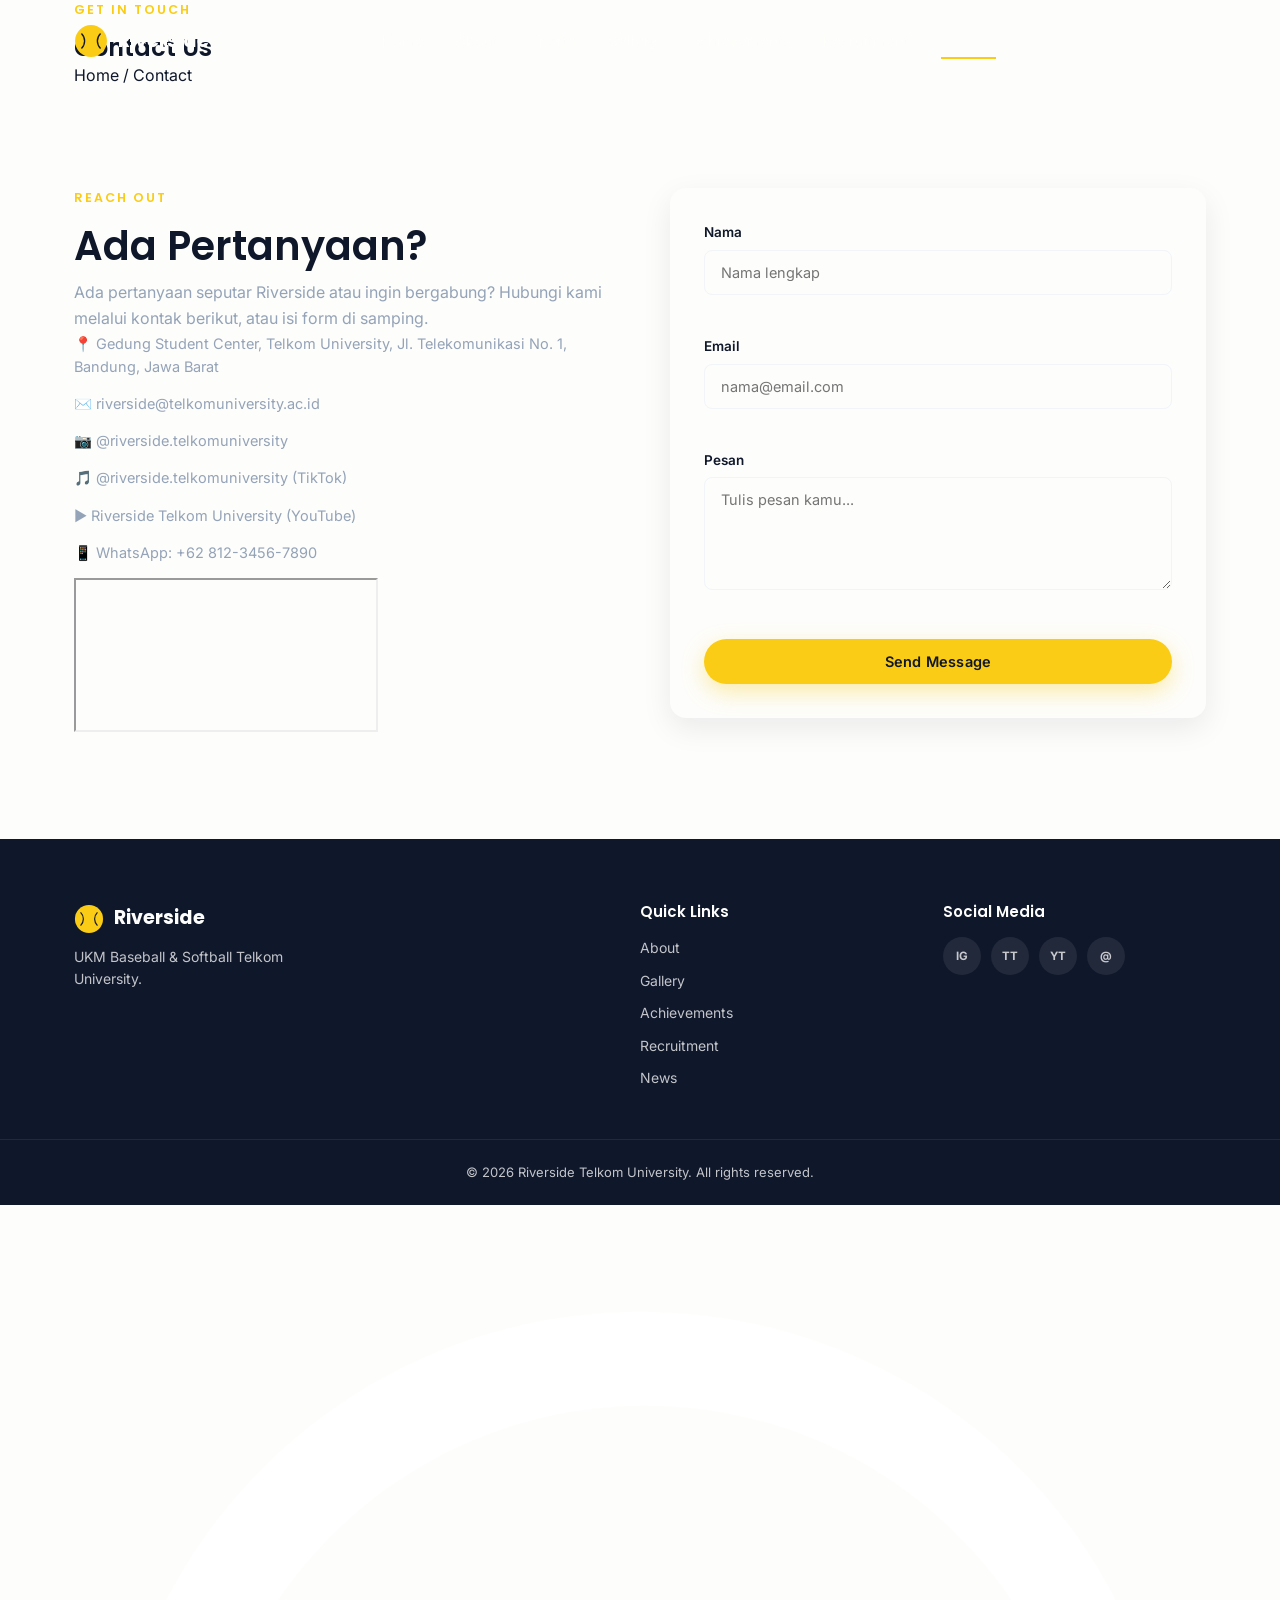
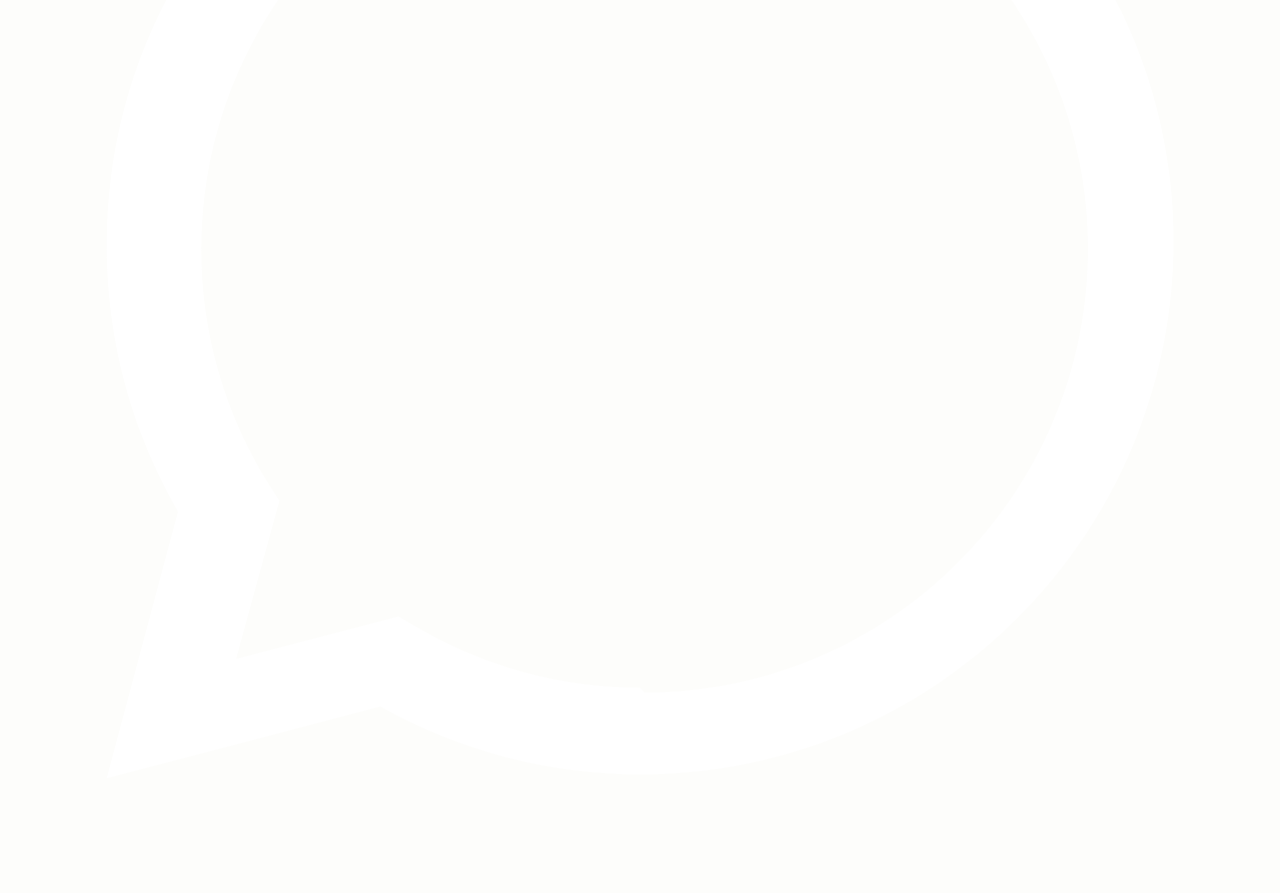
<file: contact.html>
<!DOCTYPE html>
<html lang="id">
<head>
<meta charset="UTF-8">
<meta name="viewport" content="width=device-width, initial-scale=1.0">
<title>Contact | Riverside Telkom University</title>
<meta name="description" content="Hubungi Riverside — UKM Baseball & Softball Telkom University. Alamat, email, sosial media, dan form kontak tersedia di sini.">
<meta name="keywords" content="Kontak Riverside, Alamat UKM Baseball Telkom University, WhatsApp Riverside">
<meta name="author" content="Riverside Telkom University">
<link rel="canonical" href="https://riverside-telkomuniversity.github.io/contact.html">

<meta property="og:type" content="website">
<meta property="og:url" content="https://riverside-telkomuniversity.github.io/contact.html">
<meta property="og:title" content="Contact | Riverside Telkom University">
<meta property="og:description" content="Hubungi Riverside Telkom University — alamat, email, sosial media, dan form kontak.">
<meta property="og:image" content="images/hero-team.svg">
<meta property="og:locale" content="id_ID">
<meta name="twitter:card" content="summary_large_image">
<meta name="twitter:title" content="Contact | Riverside Telkom University">
<meta name="twitter:description" content="Hubungi Riverside Telkom University.">
<meta name="twitter:image" content="images/hero-team.svg">

<link rel="icon" type="image/svg+xml" href="icons/favicon.svg">
<link rel="preconnect" href="https://fonts.googleapis.com">
<link rel="preconnect" href="https://fonts.gstatic.com" crossorigin>
<link href="https://fonts.googleapis.com/css2?family=Inter:wght@400;500;600&family=Poppins:wght@500;600;700;800&display=swap" rel="stylesheet">

<link rel="stylesheet" href="css/style.css">
<link rel="stylesheet" href="css/animation.css">
<link rel="stylesheet" href="css/responsive.css">
</head>
<body>

<div id="loading-screen" aria-hidden="true">
  <div class="loader-ball">
    <svg viewBox="0 0 64 64" width="56" height="56">
      <circle cx="32" cy="32" r="30" fill="#FDFDFB"/>
      <path d="M14 18 C 22 26, 22 38, 14 46" stroke="#DC2626" stroke-width="2.5" fill="none"/>
      <path d="M50 18 C 42 26, 42 38, 50 46" stroke="#DC2626" stroke-width="2.5" fill="none"/>
    </svg>
  </div>
  <p>RIVERSIDE</p>
</div>

<div id="scroll-progress"></div>

<header class="navbar" id="navbar">
  <div class="nav-container">
    <a href="index.html" class="nav-logo">
      <svg viewBox="0 0 64 64" width="34" height="34" aria-hidden="true">
        <circle cx="32" cy="32" r="30" fill="#FACC15"/>
        <path d="M14 18 C 22 26, 22 38, 14 46" stroke="#0F172A" stroke-width="2.5" fill="none"/>
        <path d="M50 18 C 42 26, 42 38, 50 46" stroke="#0F172A" stroke-width="2.5" fill="none"/>
      </svg>
      <span>Riverside</span>
    </a>
    <nav class="nav-links" id="nav-links">
      <a href="index.html" class="nav-link">Home</a>
      <a href="about.html" class="nav-link">About</a>
      <a href="index.html#sports" class="nav-link">Sports</a>
      <a href="gallery.html" class="nav-link">Gallery</a>
      <a href="achievements.html" class="nav-link">Achievements</a>
      <a href="recruitment.html" class="nav-link">Recruitment</a>
      <a href="contact.html" class="nav-link active-link">Contact</a>
    </nav>
    <div class="nav-actions">
      <button id="dark-mode-toggle" aria-label="Toggle dark mode" title="Toggle dark mode">
        <svg id="icon-sun" width="20" height="20" viewBox="0 0 24 24" fill="none" stroke="currentColor" stroke-width="2"><circle cx="12" cy="12" r="4"/><path d="M12 2v2M12 20v2M4.9 4.9l1.4 1.4M17.7 17.7l1.4 1.4M2 12h2M20 12h2M4.9 19.1l1.4-1.4M17.7 6.3l1.4-1.4"/></svg>
        <svg id="icon-moon" width="20" height="20" viewBox="0 0 24 24" fill="none" stroke="currentColor" stroke-width="2" style="display:none"><path d="M21 12.79A9 9 0 1 1 11.21 3 7 7 0 0 0 21 12.79z"/></svg>
      </button>
      <button class="hamburger" id="hamburger" aria-label="Open menu" aria-expanded="false">
        <span></span><span></span><span></span>
      </button>
    </div>
  </div>
</header>

<main>

<section class="page-header">
  <div class="container">
    <p class="eyebrow">Get in Touch</p>
    <h1>Contact Us</h1>
    <p class="breadcrumb"><a href="index.html">Home</a> / Contact</p>
  </div>
</section>

<section class="section contact">
  <div class="container grid-2">
    <div class="reveal-up">
      <p class="eyebrow">Reach Out</p>
      <h2 class="section-title">Ada Pertanyaan?</h2>
      <p class="section-text">Ada pertanyaan seputar Riverside atau ingin bergabung? Hubungi kami melalui kontak berikut, atau isi form di samping.</p>

      <ul class="contact-list">
        <li>📍 Gedung Student Center, Telkom University, Jl. Telekomunikasi No. 1, Bandung, Jawa Barat</li>
        <li>✉️ <a href="mailto:riverside@telkomuniversity.ac.id">riverside@telkomuniversity.ac.id</a></li>
        <li>📷 <a href="https://instagram.com" target="_blank" rel="noopener">@riverside.telkomuniversity</a></li>
        <li>🎵 <a href="https://tiktok.com" target="_blank" rel="noopener">@riverside.telkomuniversity</a> (TikTok)</li>
        <li>▶️ <a href="https://youtube.com" target="_blank" rel="noopener">Riverside Telkom University</a> (YouTube)</li>
        <li>📱 <a href="https://wa.me/6281234567890" target="_blank" rel="noopener">WhatsApp: +62 812-3456-7890</a></li>
      </ul>

      <div class="map-embed">
        <iframe
          src="https://www.google.com/maps?q=Telkom+University,+Bandung&output=embed"
          loading="lazy"
          referrerpolicy="no-referrer-when-downgrade"
          title="Lokasi Telkom University di Google Maps">
        </iframe>
      </div>
    </div>

    <form class="contact-form reveal-up delay-1" id="contact-form" novalidate>
      <div class="form-group">
        <label for="name">Nama</label>
        <input type="text" id="name" name="name" placeholder="Nama lengkap">
        <span class="error-msg" id="error-name"></span>
      </div>
      <div class="form-group">
        <label for="email">Email</label>
        <input type="email" id="email" name="email" placeholder="nama@email.com">
        <span class="error-msg" id="error-email"></span>
      </div>
      <div class="form-group">
        <label for="message">Pesan</label>
        <textarea id="message" name="message" rows="5" placeholder="Tulis pesan kamu..."></textarea>
        <span class="error-msg" id="error-message"></span>
      </div>
      <button type="submit" class="btn btn-primary ripple full-width">Send Message</button>
      <p class="form-success" id="form-success">Pesan berhasil dikirim. Terima kasih!</p>
    </form>
  </div>
</section>

</main>

<footer class="footer">
  <div class="container footer-grid">
    <div class="footer-brand">
      <a href="index.html" class="nav-logo">
        <svg viewBox="0 0 64 64" width="30" height="30" aria-hidden="true">
          <circle cx="32" cy="32" r="30" fill="#FACC15"/>
          <path d="M14 18 C 22 26, 22 38, 14 46" stroke="#0F172A" stroke-width="2.5" fill="none"/>
          <path d="M50 18 C 42 26, 42 38, 50 46" stroke="#0F172A" stroke-width="2.5" fill="none"/>
        </svg>
        <span>Riverside</span>
      </a>
      <p>UKM Baseball & Softball Telkom University.</p>
    </div>
    <div class="footer-links">
      <h4>Quick Links</h4>
      <a href="about.html">About</a>
      <a href="gallery.html">Gallery</a>
      <a href="achievements.html">Achievements</a>
      <a href="recruitment.html">Recruitment</a>
      <a href="index.html#news">News</a>
    </div>
    <div class="footer-social">
      <h4>Social Media</h4>
      <div class="social-icons">
        <a href="https://instagram.com" target="_blank" rel="noopener" aria-label="Instagram">IG</a>
        <a href="https://tiktok.com" target="_blank" rel="noopener" aria-label="TikTok">TT</a>
        <a href="https://youtube.com" target="_blank" rel="noopener" aria-label="YouTube">YT</a>
        <a href="mailto:riverside@telkomuniversity.ac.id" aria-label="Email">@</a>
      </div>
    </div>
  </div>
  <div class="footer-bottom"><p>&copy; 2026 Riverside Telkom University. All rights reserved.</p></div>
</footer>

<a href="https://wa.me/6281234567890" target="_blank" rel="noopener" class="whatsapp-float" aria-label="Chat via WhatsApp">
  <span class="whatsapp-pulse" aria-hidden="true"></span>
  <svg viewBox="0 0 32 32" fill="#fff" aria-hidden="true"><path d="M16.001 2.667c-7.364 0-13.334 5.97-13.334 13.334 0 2.353.615 4.646 1.782 6.666L2.667 29.333l6.84-1.794a13.27 13.27 0 0 0 6.494 1.696h.006c7.363 0 13.333-5.97 13.333-13.334S23.365 2.667 16.001 2.667zm0 24.4h-.005a11.05 11.05 0 0 1-5.63-1.541l-.404-.24-4.06 1.065 1.084-3.958-.263-.406a11.03 11.03 0 0 1-1.69-5.886c0-6.11 4.972-11.083 11.084-11.083 2.96 0 5.744 1.154 7.837 3.249a11.02 11.02 0 0 1 3.244 7.84c0 6.11-4.973 11.083-11.084 11.083z"/></svg>
</a>

<button id="back-to-top" aria-label="Kembali ke atas">&uarr;</button>

<script src="js/animation.js" defer></script>
<script src="js/gallery.js" defer></script>
<script src="js/slider.js" defer></script>
<script src="js/news.js" defer></script>
<script src="js/script.js" defer></script>
</body>
</html>
</file>
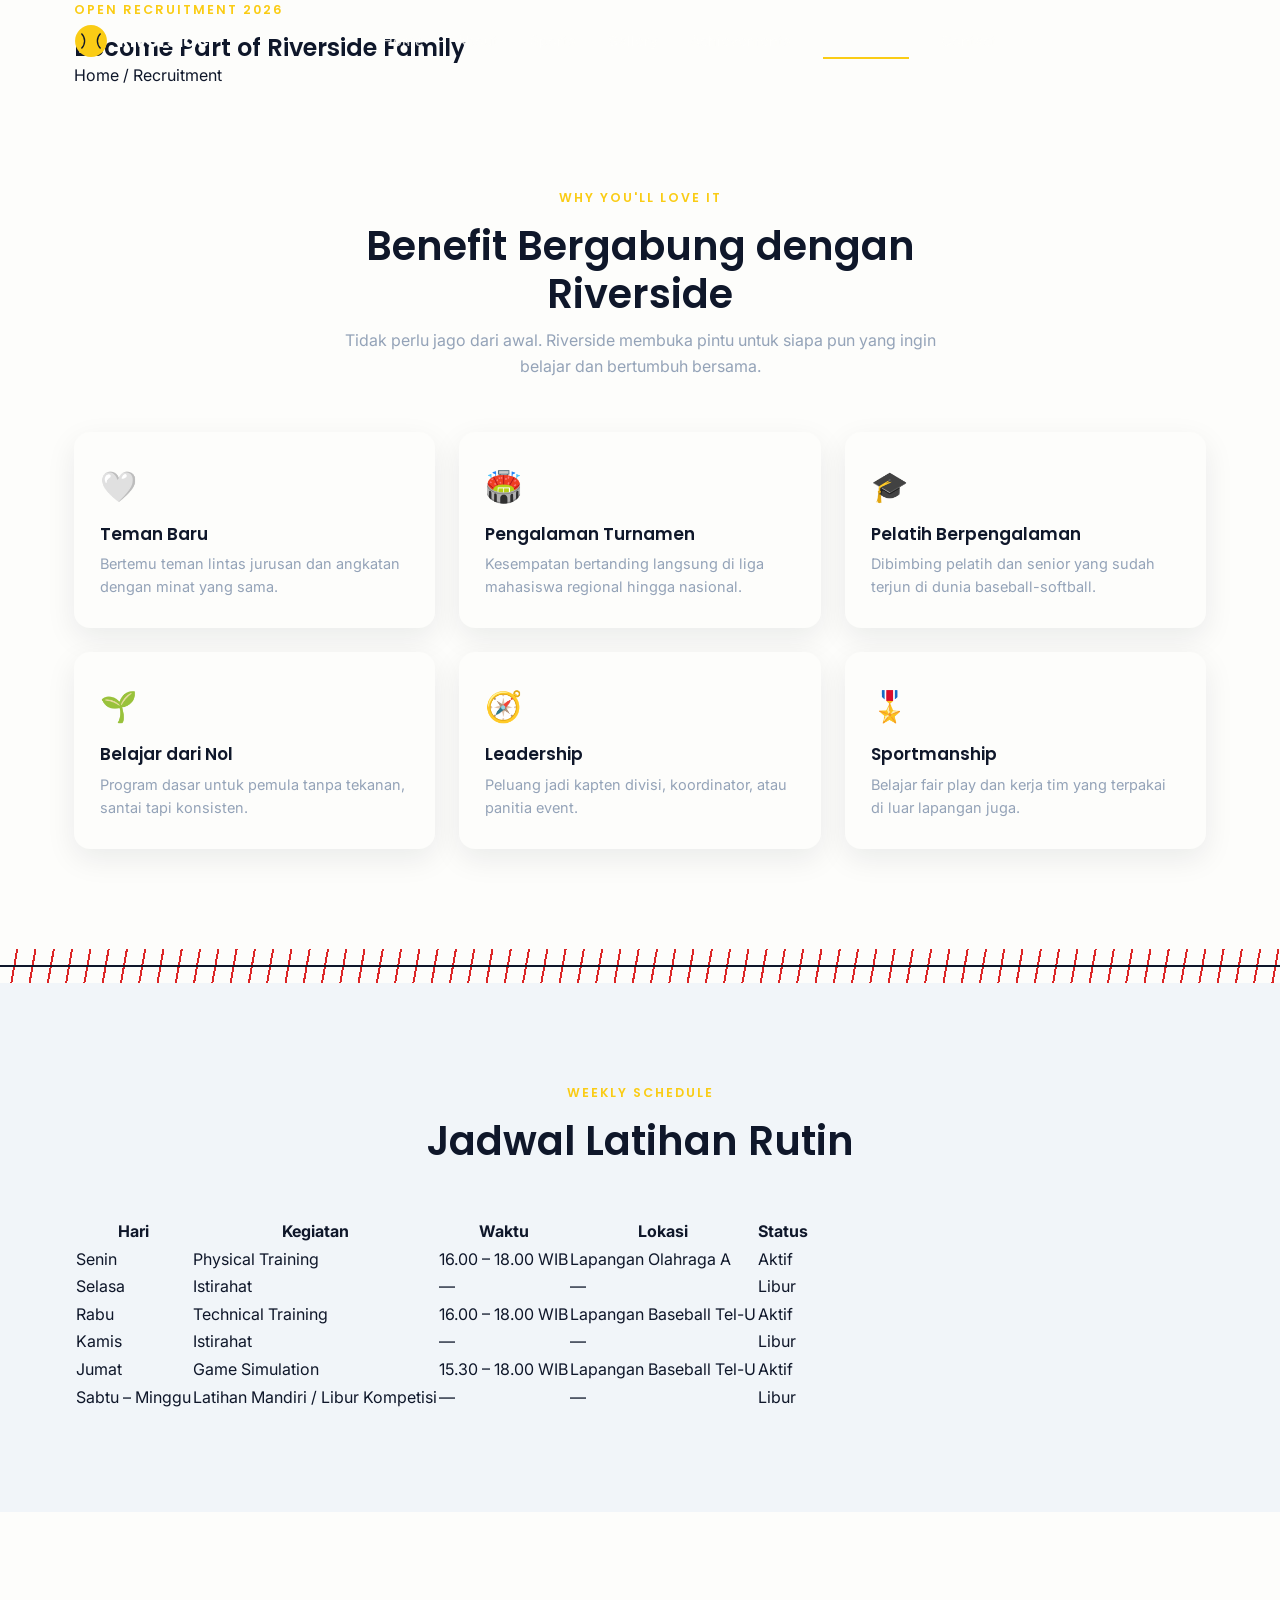
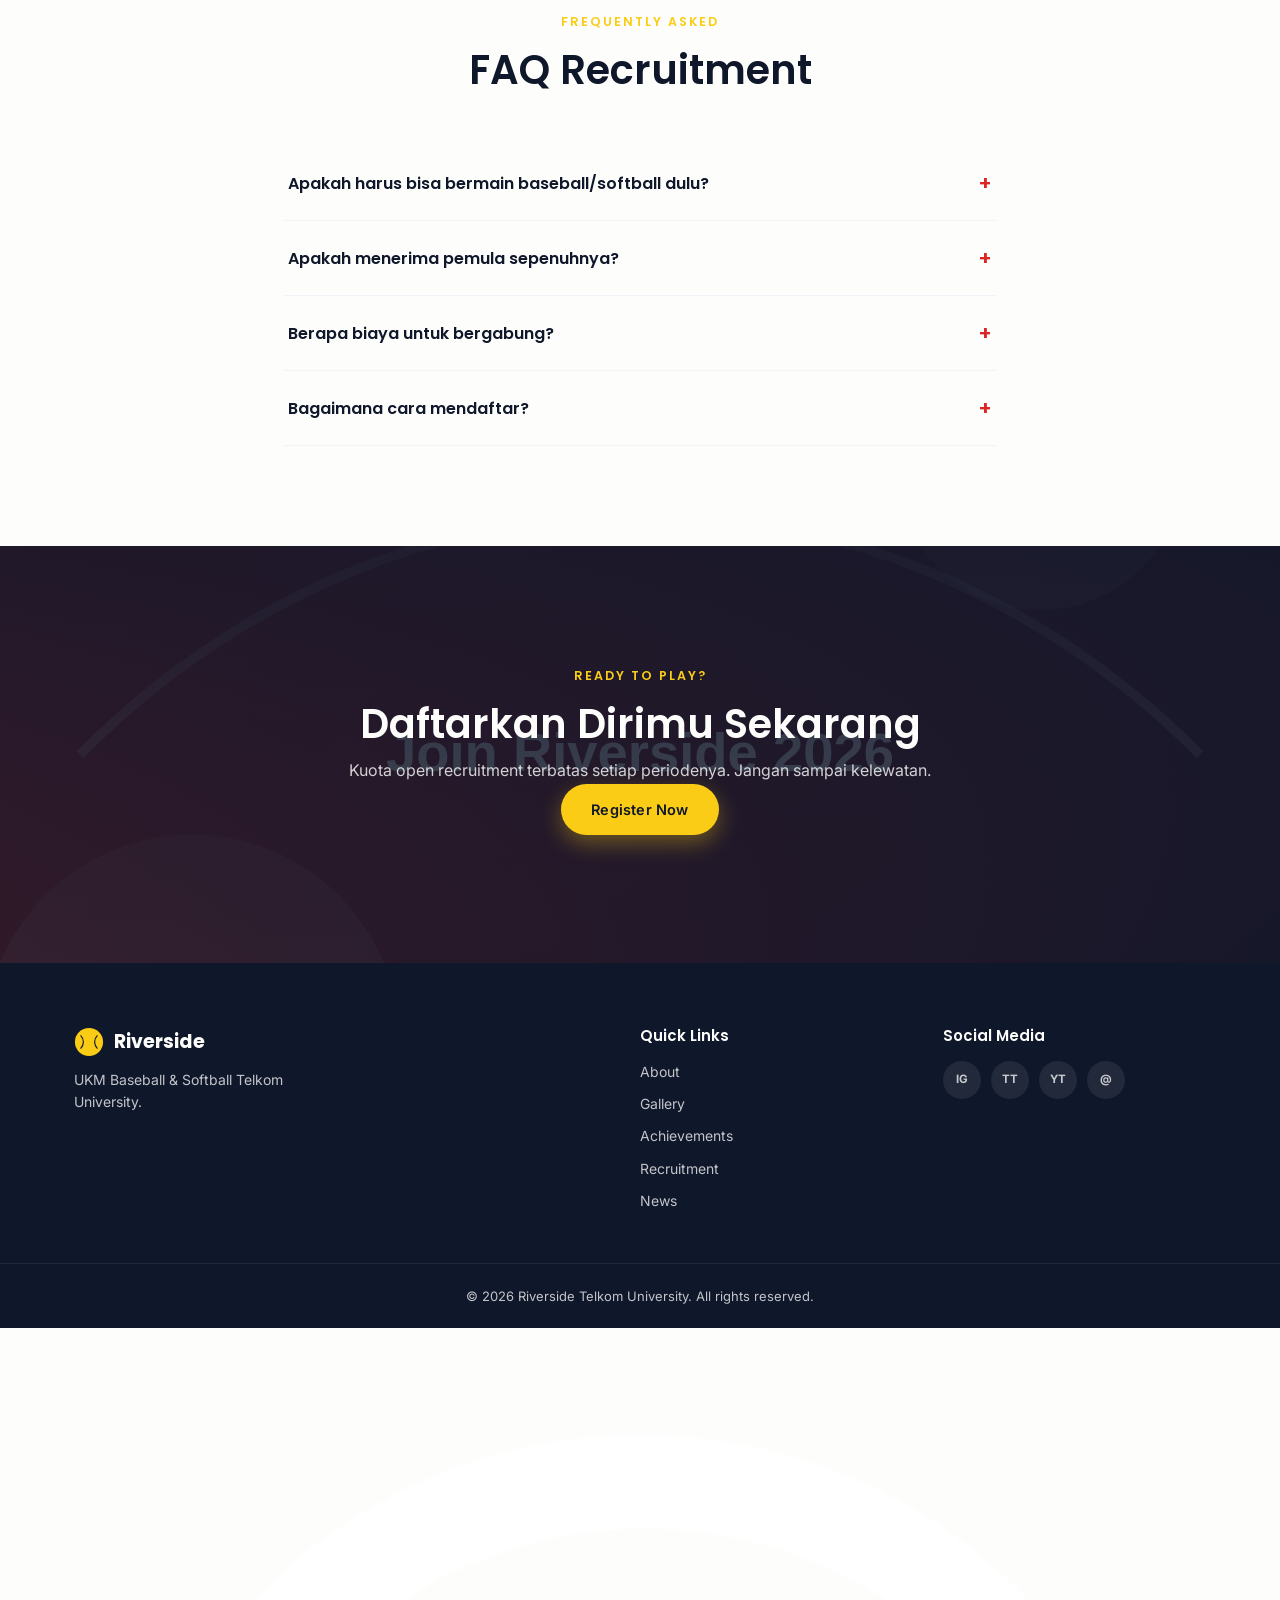
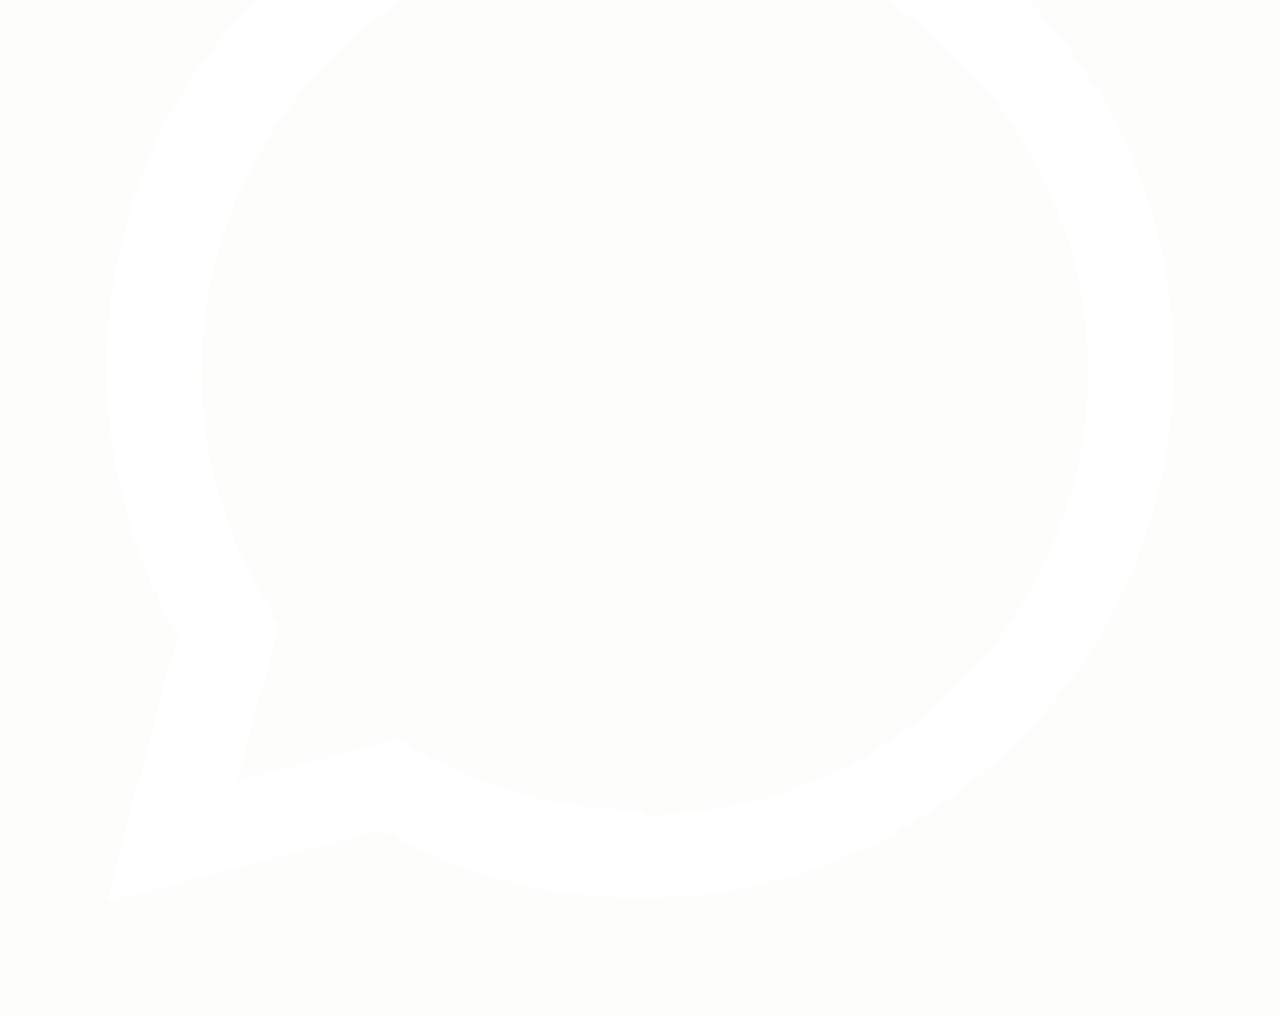
<file: recruitment.html>
<!DOCTYPE html>
<html lang="id">
<head>
<meta charset="UTF-8">
<meta name="viewport" content="width=device-width, initial-scale=1.0">
<title>Recruitment | Riverside Telkom University</title>
<meta name="description" content="Open Recruitment Riverside 2026 — UKM Baseball & Softball Telkom University. Terbuka untuk pemula, tanpa pengalaman sebelumnya.">
<meta name="keywords" content="Open Recruitment Riverside, Daftar UKM Baseball, Daftar UKM Softball Telkom University">
<meta name="author" content="Riverside Telkom University">
<link rel="canonical" href="https://riverside-telkomuniversity.github.io/recruitment.html">

<meta property="og:type" content="website">
<meta property="og:url" content="https://riverside-telkomuniversity.github.io/recruitment.html">
<meta property="og:title" content="Recruitment | Riverside Telkom University">
<meta property="og:description" content="Open Recruitment Riverside 2026, terbuka untuk pemula, tanpa pengalaman sebelumnya.">
<meta property="og:image" content="images/recruitment.svg">
<meta property="og:locale" content="id_ID">
<meta name="twitter:card" content="summary_large_image">
<meta name="twitter:title" content="Recruitment | Riverside Telkom University">
<meta name="twitter:description" content="Open Recruitment Riverside 2026, terbuka untuk pemula.">
<meta name="twitter:image" content="images/recruitment.svg">

<link rel="icon" type="image/svg+xml" href="icons/favicon.svg">
<link rel="preconnect" href="https://fonts.googleapis.com">
<link rel="preconnect" href="https://fonts.gstatic.com" crossorigin>
<link href="https://fonts.googleapis.com/css2?family=Inter:wght@400;500;600&family=Poppins:wght@500;600;700;800&display=swap" rel="stylesheet">

<link rel="stylesheet" href="css/style.css">
<link rel="stylesheet" href="css/animation.css">
<link rel="stylesheet" href="css/responsive.css">
</head>
<body>

<div id="loading-screen" aria-hidden="true">
  <div class="loader-ball">
    <svg viewBox="0 0 64 64" width="56" height="56">
      <circle cx="32" cy="32" r="30" fill="#FDFDFB"/>
      <path d="M14 18 C 22 26, 22 38, 14 46" stroke="#DC2626" stroke-width="2.5" fill="none"/>
      <path d="M50 18 C 42 26, 42 38, 50 46" stroke="#DC2626" stroke-width="2.5" fill="none"/>
    </svg>
  </div>
  <p>RIVERSIDE</p>
</div>

<div id="scroll-progress"></div>

<header class="navbar" id="navbar">
  <div class="nav-container">
    <a href="index.html" class="nav-logo">
      <svg viewBox="0 0 64 64" width="34" height="34" aria-hidden="true">
        <circle cx="32" cy="32" r="30" fill="#FACC15"/>
        <path d="M14 18 C 22 26, 22 38, 14 46" stroke="#0F172A" stroke-width="2.5" fill="none"/>
        <path d="M50 18 C 42 26, 42 38, 50 46" stroke="#0F172A" stroke-width="2.5" fill="none"/>
      </svg>
      <span>Riverside</span>
    </a>
    <nav class="nav-links" id="nav-links">
      <a href="index.html" class="nav-link">Home</a>
      <a href="about.html" class="nav-link">About</a>
      <a href="index.html#sports" class="nav-link">Sports</a>
      <a href="gallery.html" class="nav-link">Gallery</a>
      <a href="achievements.html" class="nav-link">Achievements</a>
      <a href="recruitment.html" class="nav-link active-link">Recruitment</a>
      <a href="contact.html" class="nav-link">Contact</a>
    </nav>
    <div class="nav-actions">
      <button id="dark-mode-toggle" aria-label="Toggle dark mode" title="Toggle dark mode">
        <svg id="icon-sun" width="20" height="20" viewBox="0 0 24 24" fill="none" stroke="currentColor" stroke-width="2"><circle cx="12" cy="12" r="4"/><path d="M12 2v2M12 20v2M4.9 4.9l1.4 1.4M17.7 17.7l1.4 1.4M2 12h2M20 12h2M4.9 19.1l1.4-1.4M17.7 6.3l1.4-1.4"/></svg>
        <svg id="icon-moon" width="20" height="20" viewBox="0 0 24 24" fill="none" stroke="currentColor" stroke-width="2" style="display:none"><path d="M21 12.79A9 9 0 1 1 11.21 3 7 7 0 0 0 21 12.79z"/></svg>
      </button>
      <button class="hamburger" id="hamburger" aria-label="Open menu" aria-expanded="false">
        <span></span><span></span><span></span>
      </button>
    </div>
  </div>
</header>

<main>

<section class="page-header">
  <div class="container">
    <p class="eyebrow">Open Recruitment 2026</p>
    <h1>Become Part of Riverside Family</h1>
    <p class="breadcrumb"><a href="index.html">Home</a> / Recruitment</p>
  </div>
</section>

<section class="section">
  <div class="container">
    <div class="section-head reveal-up">
      <p class="eyebrow">Why You'll Love It</p>
      <h2 class="section-title">Benefit Bergabung dengan Riverside</h2>
      <p class="section-text center">Tidak perlu jago dari awal. Riverside membuka pintu untuk siapa pun yang ingin belajar dan bertumbuh bersama.</p>
    </div>
    <div class="card-grid reveal-up">
      <div class="benefit-card"><div class="benefit-icon">🤍</div><h3>Teman Baru</h3><p>Bertemu teman lintas jurusan dan angkatan dengan minat yang sama.</p></div>
      <div class="benefit-card"><div class="benefit-icon">🏟️</div><h3>Pengalaman Turnamen</h3><p>Kesempatan bertanding langsung di liga mahasiswa regional hingga nasional.</p></div>
      <div class="benefit-card"><div class="benefit-icon">🎓</div><h3>Pelatih Berpengalaman</h3><p>Dibimbing pelatih dan senior yang sudah terjun di dunia baseball-softball.</p></div>
      <div class="benefit-card"><div class="benefit-icon">🌱</div><h3>Belajar dari Nol</h3><p>Program dasar untuk pemula tanpa tekanan, santai tapi konsisten.</p></div>
      <div class="benefit-card"><div class="benefit-icon">🧭</div><h3>Leadership</h3><p>Peluang jadi kapten divisi, koordinator, atau panitia event.</p></div>
      <div class="benefit-card"><div class="benefit-icon">🎖️</div><h3>Sportmanship</h3><p>Belajar fair play dan kerja tim yang terpakai di luar lapangan juga.</p></div>
    </div>
  </div>
</section>

<div class="stitch-divider" aria-hidden="true"></div>

<section class="section training alt-bg">
  <div class="container">
    <div class="section-head reveal-up">
      <p class="eyebrow">Weekly Schedule</p>
      <h2 class="section-title">Jadwal Latihan Rutin</h2>
    </div>
    <div class="schedule-table-wrap reveal-up">
      <table class="schedule-table">
        <thead>
          <tr><th>Hari</th><th>Kegiatan</th><th>Waktu</th><th>Lokasi</th><th>Status</th></tr>
        </thead>
        <tbody>
          <tr><td>Senin</td><td>Physical Training</td><td>16.00 – 18.00 WIB</td><td>Lapangan Olahraga A</td><td><span class="status-pill active">Aktif</span></td></tr>
          <tr><td>Selasa</td><td>Istirahat</td><td>—</td><td>—</td><td><span class="status-pill off">Libur</span></td></tr>
          <tr><td>Rabu</td><td>Technical Training</td><td>16.00 – 18.00 WIB</td><td>Lapangan Baseball Tel-U</td><td><span class="status-pill active">Aktif</span></td></tr>
          <tr><td>Kamis</td><td>Istirahat</td><td>—</td><td>—</td><td><span class="status-pill off">Libur</span></td></tr>
          <tr><td>Jumat</td><td>Game Simulation</td><td>15.30 – 18.00 WIB</td><td>Lapangan Baseball Tel-U</td><td><span class="status-pill active">Aktif</span></td></tr>
          <tr><td>Sabtu – Minggu</td><td>Latihan Mandiri / Libur Kompetisi</td><td>—</td><td>—</td><td><span class="status-pill off">Libur</span></td></tr>
        </tbody>
      </table>
    </div>
  </div>
</section>

<section class="section">
  <div class="container narrow">
    <div class="section-head reveal-up">
      <p class="eyebrow">Frequently Asked</p>
      <h2 class="section-title">FAQ Recruitment</h2>
    </div>
    <div class="accordion reveal-up" id="accordion">
      <div class="accordion-item">
        <button class="accordion-header">Apakah harus bisa bermain baseball/softball dulu?<span class="accordion-icon">+</span></button>
        <div class="accordion-body"><p>Tidak. Riverside terbuka untuk pemula dan akan dibimbing dari dasar oleh pelatih berpengalaman.</p></div>
      </div>
      <div class="accordion-item">
        <button class="accordion-header">Apakah menerima pemula sepenuhnya?<span class="accordion-icon">+</span></button>
        <div class="accordion-body"><p>Ya, mayoritas anggota Riverside memulai tanpa pengalaman sama sekali sebelum bergabung.</p></div>
      </div>
      <div class="accordion-item">
        <button class="accordion-header">Berapa biaya untuk bergabung?<span class="accordion-icon">+</span></button>
        <div class="accordion-body"><p>Informasi biaya keanggotaan akan disampaikan saat sesi open recruitment berlangsung.</p></div>
      </div>
      <div class="accordion-item">
        <button class="accordion-header">Bagaimana cara mendaftar?<span class="accordion-icon">+</span></button>
        <div class="accordion-body"><p>Hubungi kami lewat halaman <a href="contact.html">Contact</a> atau datang langsung ke sesi open recruitment yang diumumkan lewat Instagram @riverside.telkomuniversity.</p></div>
      </div>
    </div>
  </div>
</section>

<section class="section recruitment">
  <div class="recruit-bg" style="background-image:url('images/recruitment.svg')"></div>
  <div class="recruit-overlay"></div>
  <div class="container recruit-content reveal-up">
    <p class="eyebrow">Ready to Play?</p>
    <h2 class="section-title light-text">Daftarkan Dirimu Sekarang</h2>
    <p class="section-text light-text">Kuota open recruitment terbatas setiap periodenya. Jangan sampai kelewatan.</p>
    <a href="contact.html" class="btn btn-primary ripple">Register Now</a>
  </div>
</section>

</main>

<footer class="footer">
  <div class="container footer-grid">
    <div class="footer-brand">
      <a href="index.html" class="nav-logo">
        <svg viewBox="0 0 64 64" width="30" height="30" aria-hidden="true">
          <circle cx="32" cy="32" r="30" fill="#FACC15"/>
          <path d="M14 18 C 22 26, 22 38, 14 46" stroke="#0F172A" stroke-width="2.5" fill="none"/>
          <path d="M50 18 C 42 26, 42 38, 50 46" stroke="#0F172A" stroke-width="2.5" fill="none"/>
        </svg>
        <span>Riverside</span>
      </a>
      <p>UKM Baseball & Softball Telkom University.</p>
    </div>
    <div class="footer-links">
      <h4>Quick Links</h4>
      <a href="about.html">About</a>
      <a href="gallery.html">Gallery</a>
      <a href="achievements.html">Achievements</a>
      <a href="recruitment.html">Recruitment</a>
      <a href="index.html#news">News</a>
    </div>
    <div class="footer-social">
      <h4>Social Media</h4>
      <div class="social-icons">
        <a href="https://instagram.com" target="_blank" rel="noopener" aria-label="Instagram">IG</a>
        <a href="https://tiktok.com" target="_blank" rel="noopener" aria-label="TikTok">TT</a>
        <a href="https://youtube.com" target="_blank" rel="noopener" aria-label="YouTube">YT</a>
        <a href="mailto:riverside@telkomuniversity.ac.id" aria-label="Email">@</a>
      </div>
    </div>
  </div>
  <div class="footer-bottom"><p>&copy; 2026 Riverside Telkom University. All rights reserved.</p></div>
</footer>

<a href="https://wa.me/6281234567890" target="_blank" rel="noopener" class="whatsapp-float" aria-label="Chat via WhatsApp">
  <span class="whatsapp-pulse" aria-hidden="true"></span>
  <svg viewBox="0 0 32 32" fill="#fff" aria-hidden="true"><path d="M16.001 2.667c-7.364 0-13.334 5.97-13.334 13.334 0 2.353.615 4.646 1.782 6.666L2.667 29.333l6.84-1.794a13.27 13.27 0 0 0 6.494 1.696h.006c7.363 0 13.333-5.97 13.333-13.334S23.365 2.667 16.001 2.667zm0 24.4h-.005a11.05 11.05 0 0 1-5.63-1.541l-.404-.24-4.06 1.065 1.084-3.958-.263-.406a11.03 11.03 0 0 1-1.69-5.886c0-6.11 4.972-11.083 11.084-11.083 2.96 0 5.744 1.154 7.837 3.249a11.02 11.02 0 0 1 3.244 7.84c0 6.11-4.973 11.083-11.084 11.083z"/></svg>
</a>

<button id="back-to-top" aria-label="Kembali ke atas">&uarr;</button>

<script src="js/animation.js" defer></script>
<script src="js/gallery.js" defer></script>
<script src="js/slider.js" defer></script>
<script src="js/news.js" defer></script>
<script src="js/script.js" defer></script>
</body>
</html>
</file>
<file: css/style.css>
/* =========================================================
   RIVERSIDE TELKOM UNIVERSITY — MAIN STYLESHEET
   Tokens: Navy #0F172A / White #FDFDFB / Gold #FACC15 / Red #DC2626
   Type: Poppins (display) + Inter (body)
========================================================= */

:root{
  --navy:#0F172A;
  --navy-light:#1E293B;
  --white:#FDFDFB;
  --gold:#FACC15;
  --gold-dark:#EAB308;
  --gray-light:#F1F5F9;
  --gray-mid:#94A3B8;
  --red:#DC2626;

  --font-display:'Poppins', sans-serif;
  --font-body:'Inter', sans-serif;

  --radius-sm:8px;
  --radius-md:16px;
  --radius-lg:28px;

  --transition:0.35s cubic-bezier(.4,0,.2,1);
  --shadow-soft:0 10px 30px rgba(15,23,42,0.08);
  --shadow-strong:0 20px 50px rgba(15,23,42,0.25);

  --max-width:1180px;
}

*,*::before,*::after{ box-sizing:border-box; margin:0; padding:0; }

html{ scroll-behavior:smooth; }

body{
  font-family:var(--font-body);
  color:var(--navy);
  background:var(--white);
  line-height:1.6;
  overflow-x:hidden;
  transition:background var(--transition), color var(--transition);
}

body.dark{
  background:var(--navy);
  color:var(--gray-light);
}

img{ max-width:100%; display:block; }
a{ text-decoration:none; color:inherit; }
ul{ list-style:none; }
button{ font-family:inherit; cursor:pointer; border:none; background:none; }
input, textarea{ font-family:inherit; }

.container{ max-width:var(--max-width); margin:0 auto; padding:0 24px; }
.container.narrow{ max-width:760px; }

h1,h2,h3,h4{ font-family:var(--font-display); font-weight:600; line-height:1.2; }

/* =============== LOADING SCREEN =============== */
#loading-screen{
  position:fixed; inset:0; z-index:9999;
  background:var(--navy);
  display:flex; flex-direction:column; align-items:center; justify-content:center;
  gap:16px;
  transition:opacity .6s ease, visibility .6s ease;
}
#loading-screen p{
  font-family:var(--font-display); font-weight:700; letter-spacing:4px;
  color:var(--gold); font-size:14px;
}
#loading-screen.hide{ opacity:0; visibility:hidden; pointer-events:none; }
.loader-ball svg{ animation:spin 1.1s linear infinite; }
@keyframes spin{ to{ transform:rotate(360deg); } }

/* =============== SCROLL PROGRESS =============== */
#scroll-progress{
  position:fixed; top:0; left:0; height:3px; width:0%;
  background:linear-gradient(90deg, var(--gold), var(--red));
  z-index:1001;
}

/* =============== NAVBAR =============== */
.navbar{
  position:fixed; top:0; left:0; right:0; z-index:1000;
  background:rgba(15,23,42,0);
  transition:background var(--transition), box-shadow var(--transition), padding var(--transition);
  padding:22px 0;
}
.navbar.scrolled{
  background:rgba(15,23,42,0.92);
  backdrop-filter:blur(10px);
  box-shadow:0 6px 24px rgba(0,0,0,0.15);
  padding:12px 0;
}
.nav-container{
  max-width:var(--max-width); margin:0 auto; padding:0 24px;
  display:flex; align-items:center; justify-content:space-between;
}
.nav-logo{
  display:flex; align-items:center; gap:10px;
  font-family:var(--font-display); font-weight:700; font-size:19px;
  color:var(--white);
}
.nav-links{ display:flex; gap:32px; }
.nav-link{
  color:var(--white); font-size:14.5px; font-weight:500; opacity:.85;
  position:relative; padding:6px 0; transition:opacity var(--transition);
}
.nav-link::after{
  content:''; position:absolute; left:0; bottom:0; height:2px; width:0;
  background:var(--gold); transition:width var(--transition);
}
.nav-link:hover, .nav-link.active-link{ opacity:1; }
.nav-link:hover::after, .nav-link.active-link::after{ width:100%; }

.nav-actions{ display:flex; align-items:center; gap:14px; }
#dark-mode-toggle{
  color:var(--white); width:38px; height:38px; border-radius:50%;
  display:flex; align-items:center; justify-content:center;
  transition:background var(--transition);
}
#dark-mode-toggle:hover{ background:rgba(255,255,255,0.1); }

.hamburger{
  display:none; flex-direction:column; gap:5px; width:26px; z-index:1002;
}
.hamburger span{
  height:2px; width:100%; background:var(--white); border-radius:2px;
  transition:transform var(--transition), opacity var(--transition);
}
.hamburger.open span:nth-child(1){ transform:translateY(7px) rotate(45deg); }
.hamburger.open span:nth-child(2){ opacity:0; }
.hamburger.open span:nth-child(3){ transform:translateY(-7px) rotate(-45deg); }

/* =============== BUTTONS =============== */
.btn{
  display:inline-block; padding:14px 30px; border-radius:999px;
  font-weight:600; font-size:14.5px; letter-spacing:.2px;
  position:relative; overflow:hidden; transition:transform var(--transition), box-shadow var(--transition);
}
.btn-primary{
  background:var(--gold); color:var(--navy);
  box-shadow:0 8px 22px rgba(250,204,21,0.35);
}
.btn-primary:hover{ transform:translateY(-3px); box-shadow:0 14px 30px rgba(250,204,21,0.45); }
.btn-outline{
  border:1.5px solid rgba(255,255,255,0.5); color:var(--white);
}
.btn-outline:hover{ background:rgba(255,255,255,0.1); transform:translateY(-3px); }
.full-width{ width:100%; text-align:center; }

/* Ripple */
.ripple{ position:relative; overflow:hidden; }
.ripple-circle{
  position:absolute; border-radius:50%; background:rgba(15,23,42,0.25);
  transform:scale(0); animation:ripple-anim .6s ease-out;
  pointer-events:none;
}
@keyframes ripple-anim{ to{ transform:scale(3); opacity:0; } }

/* =============== HERO =============== */
.hero{
  position:relative; min-height:100vh; display:flex; align-items:center;
  overflow:hidden; color:var(--white);
}
.hero-bg{
  position:absolute; inset:0; background-size:cover; background-position:center;
  transform:scale(1.05);
}
.hero-overlay{
  position:absolute; inset:0;
  background:linear-gradient(180deg, rgba(15,23,42,0.75) 0%, rgba(15,23,42,0.55) 45%, rgba(15,23,42,0.95) 100%);
}
.hero-content{ position:relative; z-index:2; max-width:720px; padding:0 24px; margin:0 auto; text-align:center; }
.eyebrow{
  font-family:var(--font-display); font-weight:600; letter-spacing:2px; text-transform:uppercase;
  font-size:12.5px; color:var(--gold); margin-bottom:14px;
}
.hero-title{ font-size:clamp(34px,6vw,58px); margin-bottom:16px; }
.text-gold{ color:var(--gold); }
.hero-subtitle{
  font-size:18px; color:var(--gray-light); min-height:28px; margin-bottom:32px;
  font-weight:500;
}
.hero-subtitle::after{ content:'|'; animation:blink 1s step-end infinite; color:var(--gold); }
@keyframes blink{ 50%{ opacity:0; } }
.hero-buttons{ display:flex; gap:16px; justify-content:center; flex-wrap:wrap; }

.scroll-cue{
  position:absolute; bottom:34px; left:50%; transform:translateX(-50%);
  width:26px; height:42px; border:2px solid rgba(255,255,255,0.6); border-radius:20px;
  z-index:2;
}
.scroll-cue span{
  position:absolute; top:8px; left:50%; transform:translateX(-50%);
  width:4px; height:8px; background:var(--gold); border-radius:2px;
  animation:scrollcue 1.6s ease infinite;
}
@keyframes scrollcue{ 0%{ opacity:1; top:8px; } 70%{ opacity:0; top:22px; } 100%{ opacity:0; top:8px; } }

/* Stitch divider — signature element */
.stitch-divider{
  height:34px; background:var(--white);
  background-image:
    linear-gradient(var(--navy), var(--navy)),
    repeating-linear-gradient(100deg, transparent 0 16px, var(--red) 16px 18px);
  background-size:100% 2px, 100% 100%;
  background-repeat:no-repeat;
  background-position:center, center;
  position:relative;
}
.stitch-divider::before, .stitch-divider::after{
  content:''; position:absolute; top:50%; height:10px; width:10px; border-radius:50%;
}
.stitch-divider.light{ background:var(--navy-light); }

/* =============== SECTION GENERIC =============== */
.section{ padding:100px 0; position:relative; }
.alt-bg{ background:var(--gray-light); }
body.dark .alt-bg{ background:var(--navy-light); }

.section-head{ text-align:center; max-width:640px; margin:0 auto 52px; }
.section-title{ font-size:clamp(28px,4vw,40px); margin-bottom:10px; }
.section-text{ color:var(--gray-mid); font-size:16px; }
.section-text.center{ margin:0 auto; }
.light-text, .light-text .section-text{ color:var(--white); }
.light-text.section-text{ color:rgba(255,255,255,0.8); }

.grid-2{ display:grid; grid-template-columns:1fr 1fr; gap:60px; align-items:start; }

.rounded-img{ border-radius:var(--radius-md); box-shadow:var(--shadow-soft); }
.img-hover{ overflow:hidden; transition:transform var(--transition); }
.img-hover:hover{ transform:scale(1.02); }

/* =============== ABOUT =============== */
.vm-cards{ display:grid; grid-template-columns:1fr 1fr; gap:18px; margin-top:28px; }
.vm-card{
  background:var(--gray-light); border-radius:var(--radius-md); padding:22px;
  border-left:3px solid var(--gold);
}
body.dark .vm-card{ background:var(--navy-light); }
.vm-card h3{ margin-bottom:8px; font-size:17px; }
.vm-card p{ font-size:14.5px; color:var(--gray-mid); }

.timeline{ margin-top:26px; border-left:2px solid var(--gray-mid); padding-left:22px; }
.timeline-item{ position:relative; margin-bottom:20px; }
.timeline-item::before{
  content:''; position:absolute; left:-27px; top:4px; width:10px; height:10px;
  border-radius:50%; background:var(--gold);
}
.timeline-year{ font-family:var(--font-display); font-weight:700; color:var(--red); display:block; font-size:14px; }
.timeline-item p{ font-size:14.5px; color:var(--gray-mid); margin-top:2px; }

/* =============== CARDS GRID (why join / tournament) =============== */
.card-grid{ display:grid; grid-template-columns:repeat(3,1fr); gap:24px; }
.benefit-card, .tour-card{
  background:var(--white); border-radius:var(--radius-md); padding:30px 26px;
  box-shadow:var(--shadow-soft); transition:transform var(--transition), box-shadow var(--transition);
}
body.dark .benefit-card, body.dark .tour-card{ background:var(--navy-light); }
.benefit-card:hover, .tour-card:hover{ transform:translateY(-8px); box-shadow:var(--shadow-strong); }
.benefit-icon{ font-size:30px; margin-bottom:14px; }
.benefit-card h3, .tour-card h3{ font-size:17px; margin-bottom:8px; }
.benefit-card p, .tour-card p{ font-size:14.5px; color:var(--gray-mid); }
.tour-tag{
  display:inline-block; font-size:11.5px; font-weight:700; letter-spacing:.5px;
  text-transform:uppercase; color:var(--red); margin-bottom:10px;
}

/* =============== EDUCATION =============== */
.edu-grid{ margin-bottom:40px; }
.edu-card{ text-align:left; }
.edu-card h3{ margin:18px 0 8px; font-size:19px; }
.edu-card p{ color:var(--gray-mid); font-size:15px; }

.diff-box, .rules-box{
  background:var(--gray-light); border-radius:var(--radius-md); padding:30px; margin-bottom:34px;
}
body.dark .diff-box, body.dark .rules-box{ background:var(--navy-light); }
.diff-box h3, .rules-box h3, .positions h3{ margin-bottom:16px; font-size:19px; }
.diff-list li{ margin-bottom:10px; font-size:14.5px; color:var(--gray-mid); }
.diff-list li span{ display:block; font-weight:600; color:var(--navy); font-family:var(--font-display); font-size:14.5px; }
body.dark .diff-list li span{ color:var(--white); }
.rules-box p{ color:var(--gray-mid); font-size:15px; }

.position-grid{ display:flex; flex-wrap:wrap; gap:12px; }
.position-chip{
  background:var(--navy); color:var(--white); padding:10px 20px; border-radius:999px;
  font-size:14px; font-weight:600; transition:transform var(--transition), background var(--transition);
}
.position-chip:hover{ background:var(--red); transform:translateY(-3px); }

/* =============== TRAINING SCHEDULE =============== */
.schedule-grid{ display:grid; grid-template-columns:repeat(3,1fr); gap:24px; }
.schedule-card{
  background:var(--white); border-radius:var(--radius-md); padding:32px 26px; text-align:center;
  box-shadow:var(--shadow-soft); transition:transform var(--transition);
}
body.dark .schedule-card{ background:var(--navy-light); }
.schedule-card:hover{ transform:translateY(-6px); }
.schedule-icon{ font-size:26px; margin-bottom:10px; }
.schedule-day{ display:block; color:var(--red); font-weight:700; font-size:13px; letter-spacing:1px; text-transform:uppercase; margin-bottom:6px; }
.schedule-card h3{ font-size:18px; margin-bottom:8px; }
.schedule-card p{ color:var(--gray-mid); font-size:14.5px; margin-bottom:14px; }
.schedule-time{ font-size:13px; font-weight:600; color:var(--navy); }
body.dark .schedule-time{ color:var(--gold); }

/* =============== GALLERY =============== */
.gallery-filters{ display:flex; justify-content:center; gap:12px; margin-bottom:36px; flex-wrap:wrap; }
.filter-btn{
  padding:9px 22px; border-radius:999px; font-size:13.5px; font-weight:600;
  background:var(--gray-light); color:var(--navy); transition:background var(--transition), color var(--transition);
}
body.dark .filter-btn{ background:var(--navy-light); color:var(--white); }
.filter-btn.active, .filter-btn:hover{ background:var(--navy); color:var(--white); }
body.dark .filter-btn.active, body.dark .filter-btn:hover{ background:var(--gold); color:var(--navy); }

.gallery-grid{ display:grid; grid-template-columns:repeat(4,1fr); gap:16px; }
.gallery-item{
  border-radius:var(--radius-sm); overflow:hidden; cursor:pointer; aspect-ratio:4/3;
  position:relative;
}
.gallery-item img{ width:100%; height:100%; object-fit:cover; transition:transform .5s ease; }
.gallery-item:hover img{ transform:scale(1.08); }
.gallery-item.hidden{ display:none; }

.gallery-modal{
  position:fixed; inset:0; z-index:2000; background:rgba(15,23,42,0.95);
  display:none; align-items:center; justify-content:center;
}
.gallery-modal.open{ display:flex; }
.gallery-modal img{ max-width:82%; max-height:82vh; border-radius:var(--radius-sm); }
.modal-close{ position:absolute; top:26px; right:32px; color:var(--white); font-size:34px; line-height:1; }
.modal-nav{
  position:absolute; top:50%; transform:translateY(-50%); color:var(--white); font-size:22px;
  padding:14px; opacity:.7; transition:opacity var(--transition);
}
.modal-nav:hover{ opacity:1; }
.modal-prev{ left:24px; } .modal-next{ right:24px; }

/* =============== ACHIEVEMENT =============== */
.achievement{ background:var(--navy); color:var(--white); }
.counter-grid{ display:grid; grid-template-columns:repeat(4,1fr); gap:24px; text-align:center; margin-bottom:60px; }
.counter{ font-family:var(--font-display); font-size:44px; font-weight:700; color:var(--gold); display:block; }
.counter-item p{ color:rgba(255,255,255,0.7); font-size:14px; margin-top:6px; }

.achieve-timeline{ max-width:640px; margin:0 auto; display:flex; flex-direction:column; gap:20px; }
.achieve-item{
  display:flex; align-items:center; gap:22px; background:rgba(255,255,255,0.05);
  border-radius:var(--radius-md); padding:18px 24px; border-left:3px solid var(--gold);
}
.achieve-year{ font-family:var(--font-display); font-weight:700; font-size:20px; color:var(--gold); min-width:60px; }
.achieve-item p{ color:rgba(255,255,255,0.85); font-size:15px; }

/* =============== RECRUITMENT =============== */
.recruitment{ position:relative; color:var(--white); text-align:center; padding:120px 0; }
.recruit-bg{ position:absolute; inset:0; background-size:cover; background-position:center; }
.recruit-overlay{ position:absolute; inset:0; background:linear-gradient(180deg, rgba(15,23,42,0.9), rgba(15,23,42,0.75)); }
.recruit-content{ position:relative; z-index:2; max-width:680px; }
.recruit-benefits{ grid-template-columns:repeat(4,1fr); margin:36px 0 40px; }
.recruit-benefit{
  background:rgba(255,255,255,0.08); border-radius:var(--radius-md); padding:18px 12px;
  font-size:13.5px; font-weight:600; display:flex; flex-direction:column; align-items:center; gap:8px;
}
.recruit-benefit span{ font-size:22px; }

/* =============== INSTAGRAM FEED =============== */
.ig-grid{ display:grid; grid-template-columns:repeat(6,1fr); gap:14px; }
.ig-item{ position:relative; aspect-ratio:1/1; border-radius:var(--radius-sm); overflow:hidden; cursor:pointer; }
.ig-item img{ width:100%; height:100%; object-fit:cover; transition:transform .4s ease; }
.ig-caption{
  position:absolute; inset:0; background:rgba(15,23,42,0.75); color:var(--white);
  display:flex; align-items:center; justify-content:center; text-align:center; font-size:12.5px; font-weight:600;
  padding:10px; opacity:0; transition:opacity var(--transition);
}
.ig-item:hover img{ transform:scale(1.1); }
.ig-item:hover .ig-caption{ opacity:1; }

/* =============== TESTIMONIALS =============== */
.testi-slider{ max-width:640px; margin:0 auto; overflow:hidden; }
.testi-track{ display:flex; transition:transform .5s ease; }
.testi-slide{ min-width:100%; text-align:center; padding:0 20px; }
.testi-photo{ width:76px; height:76px; border-radius:50%; margin:0 auto 20px; object-fit:cover; }
.testi-quote{ font-size:17px; font-style:italic; color:var(--navy); margin-bottom:18px; line-height:1.7; }
body.dark .testi-quote{ color:var(--gray-light); }
.testi-name{ display:block; font-family:var(--font-display); font-weight:600; }
.testi-year{ font-size:13px; color:var(--gray-mid); }
.testi-dots{ display:flex; justify-content:center; gap:8px; margin-top:28px; }
.testi-dot{ width:9px; height:9px; border-radius:50%; background:var(--gray-mid); transition:background var(--transition), transform var(--transition); }
.testi-dot.active{ background:var(--gold); transform:scale(1.3); }

/* =============== FAQ =============== */
.accordion-item{ border-bottom:1px solid var(--gray-light); }
body.dark .accordion-item{ border-color:var(--navy-light); }
.accordion-header{
  width:100%; text-align:left; padding:22px 4px; display:flex; justify-content:space-between; align-items:center;
  font-family:var(--font-display); font-weight:600; font-size:16px; color:var(--navy);
}
body.dark .accordion-header{ color:var(--white); }
.accordion-icon{ font-size:20px; color:var(--red); transition:transform var(--transition); }
.accordion-item.open .accordion-icon{ transform:rotate(45deg); }
.accordion-body{ max-height:0; overflow:hidden; transition:max-height var(--transition); }
.accordion-body p{ padding:0 4px 20px; color:var(--gray-mid); font-size:14.5px; }

/* =============== CONTACT =============== */
.contact-list li{ margin-bottom:14px; font-size:14.5px; color:var(--gray-mid); }
.map-placeholder{
  margin-top:26px; height:180px; border-radius:var(--radius-md); background:var(--gray-light);
  display:flex; align-items:center; justify-content:center; text-align:center; padding:20px;
  color:var(--gray-mid); font-size:13.5px; border:1px dashed var(--gray-mid);
}
body.dark .map-placeholder{ background:var(--navy-light); }

.contact-form{ background:var(--white); border-radius:var(--radius-md); padding:34px; box-shadow:var(--shadow-soft); }
body.dark .contact-form{ background:var(--navy-light); }
.form-group{ margin-bottom:20px; }
.form-group label{ display:block; font-size:13.5px; font-weight:600; margin-bottom:6px; }
.form-group input, .form-group textarea{
  width:100%; padding:13px 16px; border-radius:var(--radius-sm); border:1.5px solid var(--gray-light);
  font-size:14.5px; background:var(--white); color:var(--navy); transition:border var(--transition);
}
body.dark .form-group input, body.dark .form-group textarea{ background:var(--navy); border-color:#334155; color:var(--white); }
.form-group input:focus, .form-group textarea:focus{ outline:none; border-color:var(--gold); }
.form-group.error input, .form-group.error textarea{ border-color:var(--red); }
.error-msg{ display:block; font-size:12.5px; color:var(--red); margin-top:5px; min-height:16px; }
.form-success{ display:none; text-align:center; color:#16A34A; font-size:14px; font-weight:600; margin-top:14px; }
.form-success.show{ display:block; }

/* =============== FOOTER =============== */
.footer{ background:var(--navy); color:rgba(255,255,255,0.75); padding:64px 0 0; }
.footer-grid{ display:grid; grid-template-columns:2fr 1fr 1fr; gap:40px; padding-bottom:40px; }
.footer-brand p{ margin-top:12px; font-size:14px; max-width:280px; }
.footer-links h4, .footer-social h4{ color:var(--white); font-family:var(--font-display); font-size:15px; margin-bottom:16px; }
.footer-links a{ display:block; margin-bottom:10px; font-size:14px; transition:color var(--transition); }
.footer-links a:hover{ color:var(--gold); }
.social-icons{ display:flex; gap:10px; }
.social-icons a{
  width:38px; height:38px; border-radius:50%; background:rgba(255,255,255,0.08);
  display:flex; align-items:center; justify-content:center; font-size:11.5px; font-weight:700;
  transition:background var(--transition), transform var(--transition);
}
.social-icons a:hover{ background:var(--gold); color:var(--navy); transform:translateY(-3px); }
.footer-bottom{
  border-top:1px solid rgba(255,255,255,0.08); text-align:center; padding:22px 0; font-size:13px;
}

/* =============== BACK TO TOP =============== */
#back-to-top{
  position:fixed; bottom:28px; right:28px; width:46px; height:46px; border-radius:50%;
  background:var(--gold); color:var(--navy); font-size:18px; box-shadow:var(--shadow-soft);
  display:flex; align-items:center; justify-content:center; z-index:900;
  opacity:0; visibility:hidden; transform:translateY(10px);
  transition:opacity var(--transition), transform var(--transition), visibility var(--transition);
}
#back-to-top.show{ opacity:1; visibility:visible; transform:translateY(0); }
#back-to-top:hover{ transform:translateY(-4px); }
</file>
<file: css/animation.css>
/* =========================================================
   ANIMATION.CSS — Scroll reveal, entrance transitions
========================================================= */

@media (prefers-reduced-motion: reduce){
  *{ animation-duration:0.001ms !important; animation-iteration-count:1 !important; transition-duration:0.001ms !important; scroll-behavior:auto !important; }
}

.reveal-up{
  opacity:0; transform:translateY(36px);
  transition:opacity .8s ease, transform .8s ease;
}
.reveal-up.in-view{ opacity:1; transform:translateY(0); }

.delay-1.in-view{ transition-delay:.12s; }
.delay-2.in-view{ transition-delay:.24s; }

@keyframes fadeIn{ from{ opacity:0; } to{ opacity:1; } }
@keyframes slideUp{ from{ opacity:0; transform:translateY(50px); } to{ opacity:1; transform:translateY(0); } }

.hero-content{ animation:heroReveal 1.1s cubic-bezier(.4,0,.2,1) both; }
@keyframes heroReveal{
  from{ opacity:0; transform:translateY(30px); }
  to{ opacity:1; transform:translateY(0); }
}
</file>
<file: css/responsive.css>
/* =========================================================
   RESPONSIVE.CSS — Tablet & Mobile breakpoints
========================================================= */

/* ---------- Laptop / small desktop ---------- */
@media (max-width:1080px){
  .card-grid{ grid-template-columns:repeat(2,1fr); }
  .gallery-grid{ grid-template-columns:repeat(3,1fr); }
  .ig-grid{ grid-template-columns:repeat(3,1fr); }
  .counter-grid{ grid-template-columns:repeat(2,1fr); gap:36px; }
  .recruit-benefits{ grid-template-columns:repeat(2,1fr); }
}

/* ---------- Tablet ---------- */
@media (max-width:860px){
  .grid-2{ grid-template-columns:1fr; gap:40px; }
  .vm-cards{ grid-template-columns:1fr; }
  .schedule-grid{ grid-template-columns:1fr; }
  .footer-grid{ grid-template-columns:1fr 1fr; }

  .nav-links{
    position:fixed; top:0; right:0; height:100vh; width:min(78vw,320px);
    background:var(--navy); flex-direction:column; padding:110px 32px 40px;
    gap:26px; transform:translateX(100%); transition:transform var(--transition);
    z-index:1001;
  }
  .nav-links.open{ transform:translateX(0); }
  .hamburger{ display:flex; }
}

/* ---------- Mobile ---------- */
@media (max-width:600px){
  .section{ padding:70px 0; }
  .container{ padding:0 20px; }

  .hero-title{ font-size:32px; }
  .hero-buttons{ flex-direction:column; align-items:stretch; }

  .card-grid{ grid-template-columns:1fr; }
  .gallery-grid{ grid-template-columns:repeat(2,1fr); }
  .ig-grid{ grid-template-columns:repeat(2,1fr); }
  .counter-grid{ grid-template-columns:1fr 1fr; }
  .recruit-benefits{ grid-template-columns:1fr; }
  .position-grid{ justify-content:center; }

  .footer-grid{ grid-template-columns:1fr; text-align:center; }
  .footer-brand p{ margin-left:auto; margin-right:auto; }
  .social-icons{ justify-content:center; }

  .achieve-item{ flex-direction:column; text-align:center; gap:8px; }

  #back-to-top{ right:18px; bottom:18px; width:42px; height:42px; }
}
</file>
